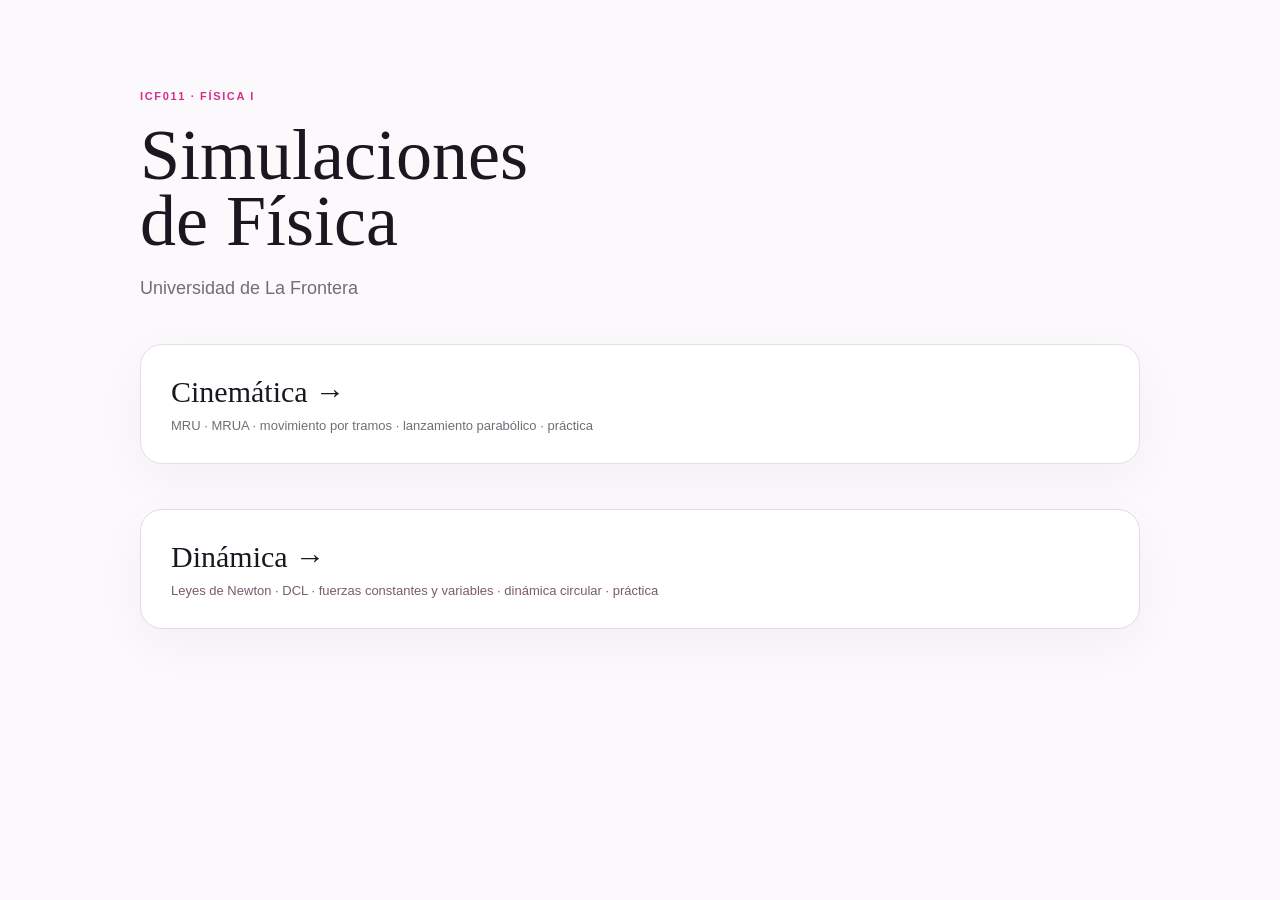
<file: index.html>
<!doctype html><html lang="es"><head><meta charset="utf-8"><meta name="viewport" content="width=device-width,initial-scale=1"><title>Simulaciones de Física UFRO</title><style>
body{margin:0;background:#fbf9fc;color:#1b1720;font-family:Arial,sans-serif}.wrap{max-width:1000px;margin:auto;padding:90px 24px}.ey{color:#d92d8a;font-size:11px;font-weight:700;letter-spacing:.15em}.hero{font-family:Georgia,serif;font-size:72px;font-weight:400;line-height:.92;margin:20px 0 24px}.muted{color:#746c77;font-size:18px}.card{display:block;margin-top:45px;padding:30px;border:1px solid #e5dee7;border-radius:22px;background:#fff;color:#1b1720;text-decoration:none;font:30px Georgia,serif;box-shadow:0 15px 50px #3d23490a}.card span{display:block;font:13px Arial;color:#746c77;margin-top:9px}.card:hover{transform:translateY(-2px)}@media(max-width:600px){.hero{font-size:52px}.wrap{padding:60px 18px}}.card.dynamic{border-color:#ead5e5}.card.dynamic span{color:#7a5b70}</style></head>
<body><main class="wrap"><div class="ey">ICF011 · FÍSICA I</div><h1 class="hero">Simulaciones<br>de Física</h1><p class="muted">Universidad de La Frontera</p><a class="card" href="movimiento/">Cinemática →<span>MRU · MRUA · movimiento por tramos · lanzamiento parabólico · práctica</span></a><a class="card dynamic" href="dinamica/">Dinámica →<span>Leyes de Newton · DCL · fuerzas constantes y variables · dinámica circular · práctica</span></a></main></body></html>
</file>
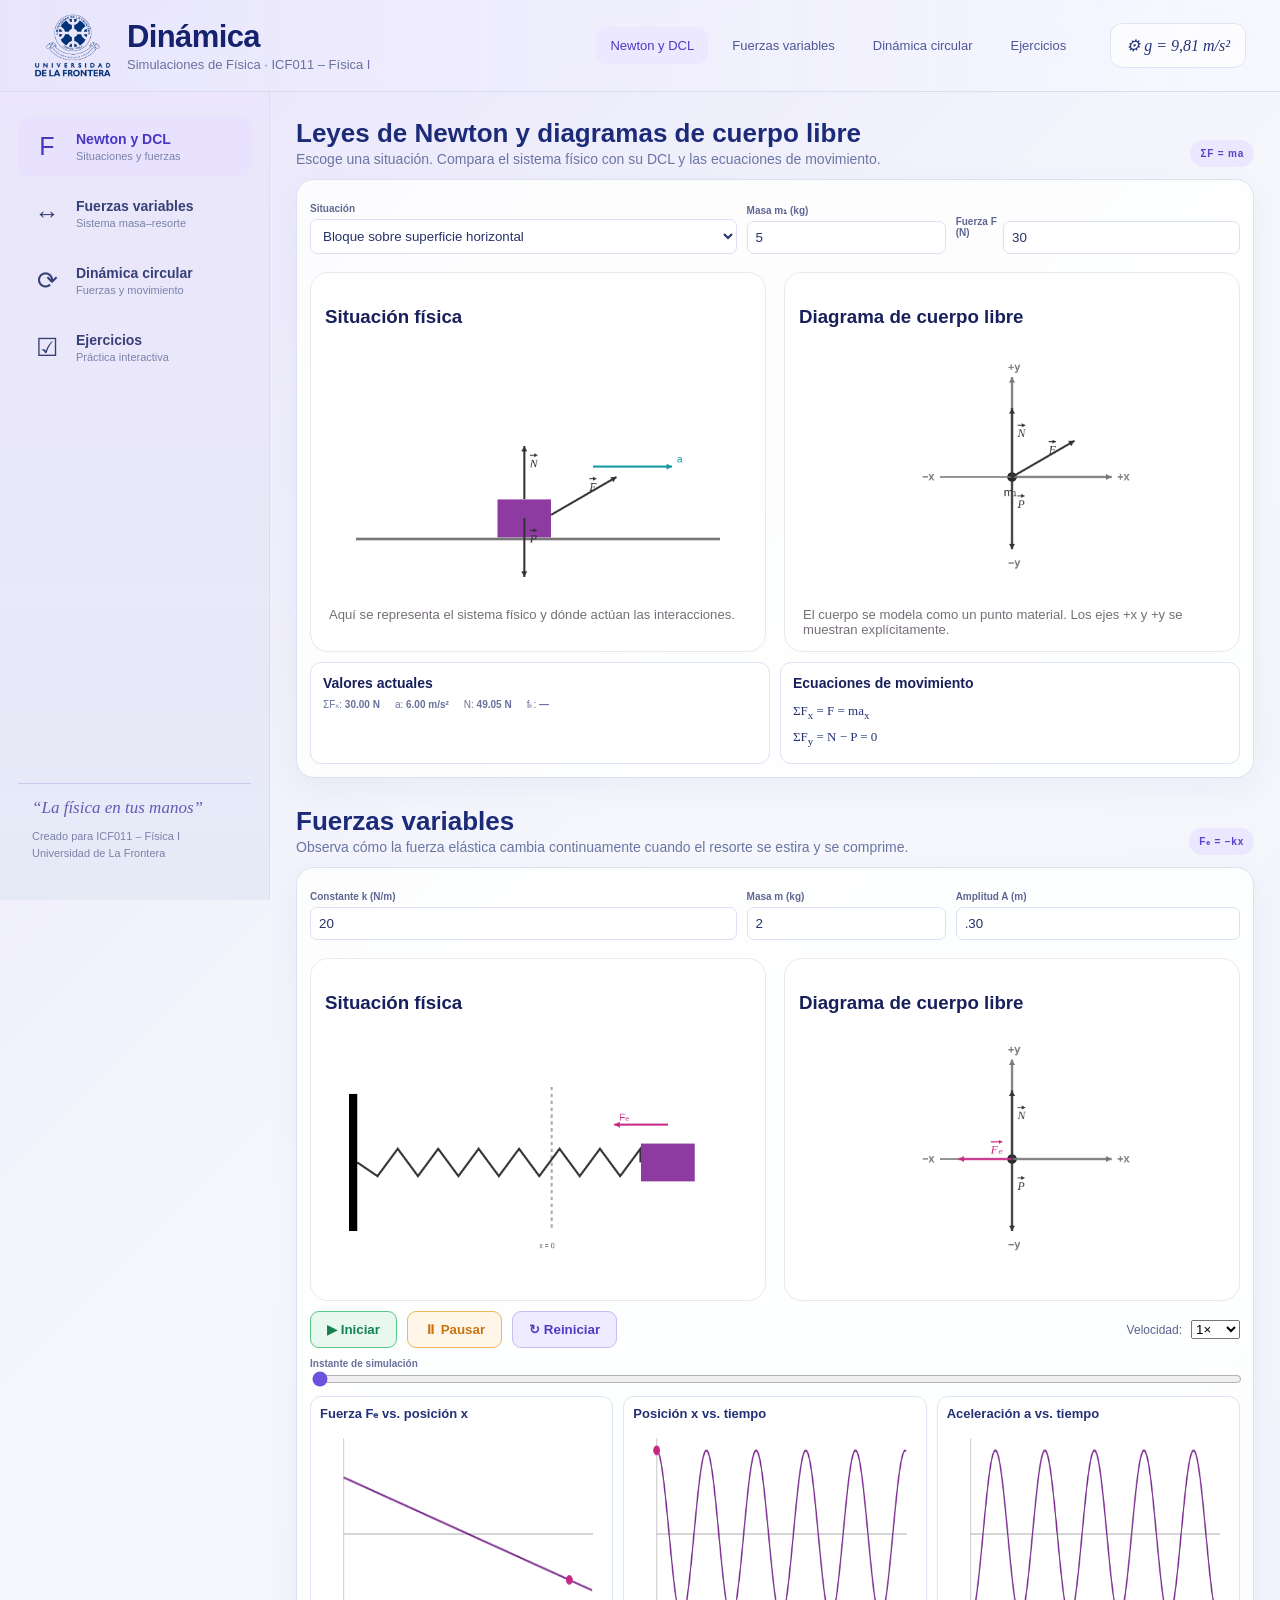
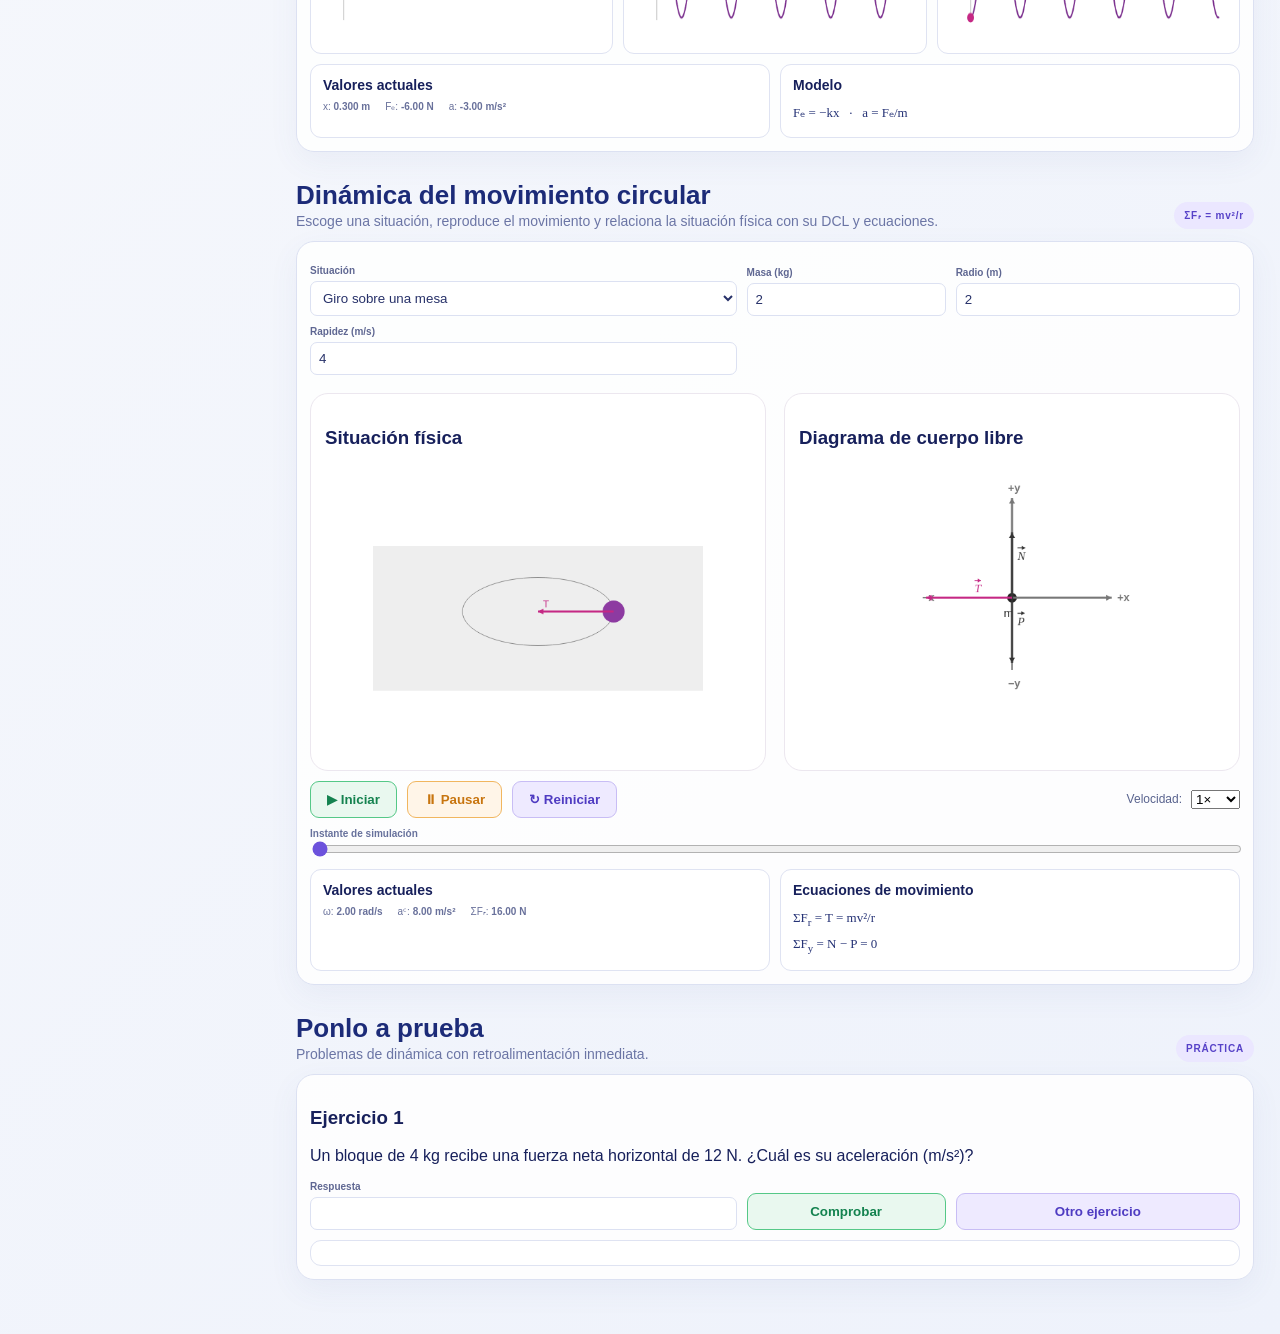
<file: dinamica/index.html>
<!doctype html><html lang="es"><head><meta charset="utf-8"><meta name="viewport" content="width=device-width,initial-scale=1"><title>Dinámica · Simulaciones de Física UFRO</title><link rel="stylesheet" href="style.css"></head><body>
<header class="app-top"><div class="brand-wrap"><img src="ufro_logo.png" class="ufro-logo"><div><a href="../" class="brand">Dinámica</a><div class="brand-sub">Simulaciones de Física · ICF011 – Física I</div></div></div><nav class="top-nav"><a href="#newton" class="active">Newton y DCL</a><a href="#variables">Fuerzas variables</a><a href="#circular">Dinámica circular</a><a href="#practica">Ejercicios</a></nav><div class="gravity">⚙ <span>g = 9,81 m/s²</span></div></header>
<div class="app-shell"><aside class="side"><a href="#newton" class="side-link active"><span class="ico">F</span><span><b>Newton y DCL</b><small>Situaciones y fuerzas</small></span></a><a href="#variables" class="side-link"><span class="ico">↔</span><span><b>Fuerzas variables</b><small>Sistema masa–resorte</small></span></a><a href="#circular" class="side-link"><span class="ico">⟳</span><span><b>Dinámica circular</b><small>Fuerzas y movimiento</small></span></a><a href="#practica" class="side-link"><span class="ico">☑</span><span><b>Ejercicios</b><small>Práctica interactiva</small></span></a><div class="side-quote">“La física en tus manos”<small>Creado para ICF011 – Física I<br>Universidad de La Frontera</small></div></aside>
<main class="content">
<section id="newton" class="dash-section"><div class="section-title"><div><h1>Leyes de Newton y diagramas de cuerpo libre</h1><p>Escoge una situación. Compara el sistema físico con su DCL y las ecuaciones de movimiento.</p></div><span class="tag">ΣF = ma</span></div><div class="sim-card">
<div class="scenario-row"><label>Situación<select id="situation"><option value="flat">Bloque sobre superficie horizontal</option><option value="angled">Fuerza aplicada en ángulo</option><option value="incline">Plano inclinado</option><option value="inclineFriction">Plano inclinado con roce</option><option value="two">Dos masas conectadas</option><option value="atwood">Máquina de Atwood</option><option value="tableHang">Masa sobre mesa + masa colgante</option><option value="knot">Masas colgantes con nudo</option><option value="stackNo">Una masa sobre otra · sin roce</option><option value="stackFriction">Una masa sobre otra · con roce</option></select></label><label>Masa m₁ (kg)<input id="m1" type="number" min="0.1" step="0.5" value="5"></label><label id="m2Wrap">Masa m₂ (kg)<input id="m2" type="number" min="0.1" step="0.5" value="3"></label><label id="m3Wrap">Masa m₃ (kg)<input id="m3" type="number" min="0.1" step="0.5" value="2"></label><label id="forceWrap">Fuerza F (N)<input id="force" type="number" step="1" value="30"></label><label id="angleWrap">Ángulo θ₁ (°)<input id="angle" type="number" min="0" max="80" value="30"></label><label id="angle2Wrap">Ángulo θ₂ (°)<input id="angle2" type="number" min="0" max="80" value="45"></label><label id="muWrap">Coef. de roce μ<input id="mu" type="number" min="0" step=".05" value=".20"></label></div>
<div class="dyn-pair"><article><h3>Situación física</h3><canvas id="scene" width="620" height="370"></canvas><p class="dyn-caption">Aquí se representa el sistema físico y dónde actúan las interacciones.</p></article><article><h3>Diagrama de cuerpo libre</h3><canvas id="dcl" width="620" height="370"></canvas><p class="dyn-caption">El cuerpo se modela como un punto material. Los ejes +x y +y se muestran explícitamente.</p></article></div>
<div class="bottom-info"><div class="current-values"><h3>Valores actuales</h3><div class="micro-values"><span>ΣFₓ: <b id="net">—</b></span><span>a: <b id="acc">—</b></span><span>N: <b id="normal">—</b></span><span>fₖ: <b id="fric">—</b></span></div></div><div class="observation"><h3>Ecuaciones de movimiento</h3><div id="equations" class="formula-line dyn-eq"></div></div></div></div></section>
<section id="variables" class="dash-section"><div class="section-title"><div><h2>Fuerzas variables</h2><p>Observa cómo la fuerza elástica cambia continuamente cuando el resorte se estira y se comprime.</p></div><span class="tag">Fₑ = −kx</span></div><div class="sim-card"><div class="scenario-row"><label>Constante k (N/m)<input id="k" type="number" min="1" step="1" value="20"></label><label>Masa m (kg)<input id="sm" type="number" min=".1" step=".5" value="2"></label><label>Amplitud A (m)<input id="amp" type="number" min=".05" max=".6" step=".05" value=".30"></label></div><div class="dyn-pair"><article><h3>Situación física</h3><canvas id="springScene" width="620" height="370"></canvas></article><article><h3>Diagrama de cuerpo libre</h3><canvas id="springDcl" width="620" height="370"></canvas></article></div><div class="playbar"><button id="sPlay" class="btn green">▶ Iniciar</button><button id="sPause" class="btn amber">⏸ Pausar</button><button id="sReset" class="btn violet">↻ Reiniciar</button><label class="speed-control">Velocidad:<select id="sSpeed"><option value=".5">0,5×</option><option value="1" selected>1×</option><option value="2">2×</option></select></label></div><label class="timeline">Instante de simulación<input id="sTime" type="range" min="0" max="10" step=".01" value="0"></label><div class="chart-grid three"><article><h3>Fuerza Fₑ vs. posición x</h3><canvas id="fxGraph" width="420" height="230"></canvas></article><article><h3>Posición x vs. tiempo</h3><canvas id="xtGraph" width="420" height="230"></canvas></article><article><h3>Aceleración a vs. tiempo</h3><canvas id="atGraph" width="420" height="230"></canvas></article></div><div class="bottom-info"><div class="current-values"><h3>Valores actuales</h3><div class="micro-values"><span>x: <b id="sx"></b></span><span>Fₑ: <b id="sforce"></b></span><span>a: <b id="sacc"></b></span></div></div><div class="observation"><h3>Modelo</h3><div class="formula-line dyn-eq">Fₑ = −kx &nbsp; · &nbsp; a = Fₑ/m</div></div></div></div></section>
<section id="circular" class="dash-section"><div class="section-title"><div><h2>Dinámica del movimiento circular</h2><p>Escoge una situación, reproduce el movimiento y relaciona la situación física con su DCL y ecuaciones.</p></div><span class="tag">ΣFᵣ = mv²/r</span></div><div class="sim-card">
<div class="scenario-row"><label>Situación<select id="circSituation"><option value="table">Giro sobre una mesa</option><option value="vertical">Movimiento circular vertical</option><option value="cone">Superficie cónica</option><option value="bankNo">Curva peraltada sin roce</option><option value="bankFric">Curva peraltada con roce</option></select></label><label>Masa (kg)<input id="cm" type="number" min=".1" step=".5" value="2"></label><label>Radio (m)<input id="radius" type="number" min=".5" step=".2" value="2"></label><label>Rapidez (m/s)<input id="speed" type="number" min="0" step=".5" value="4"></label><label id="bankAngleWrap">Ángulo θ (°)<input id="bankAngle" type="number" min="1" max="60" step="1" value="20"></label><label id="circMuWrap">μ<input id="circMu" type="number" min="0" max="1" step=".05" value=".30"></label></div>
<div class="dyn-pair"><article><h3>Situación física</h3><canvas id="circ" width="620" height="420"></canvas></article><article><h3>Diagrama de cuerpo libre</h3><canvas id="circDcl" width="620" height="420"></canvas></article></div><div class="time-pill circ-pill">t = <b id="ct">0,00</b> s</div>
<div class="playbar"><button id="cPlay" class="btn green">▶ Iniciar</button><button id="cPause" class="btn amber">⏸ Pausar</button><button id="cReset" class="btn violet">↻ Reiniciar</button><label class="speed-control">Velocidad:<select id="cSpeed"><option value=".5">0,5×</option><option value="1" selected>1×</option><option value="2">2×</option></select></label></div><label class="timeline">Instante de simulación<input id="cTime" type="range" min="0" max="10" step=".01" value="0"></label>
<div class="bottom-info"><div class="current-values"><h3>Valores actuales</h3><div class="micro-values"><span>ω: <b id="omega"></b></span><span>aᶜ: <b id="ac"></b></span><span>ΣFᵣ: <b id="fr"></b></span></div></div><div class="observation"><h3>Ecuaciones de movimiento</h3><div id="circEq" class="formula-line dyn-eq"></div></div></div></div></section>
<section id="practica" class="dash-section"><div class="section-title"><div><h2>Ponlo a prueba</h2><p>Problemas de dinámica con retroalimentación inmediata.</p></div><span class="tag">PRÁCTICA</span></div><div class="sim-card"><div id="question"></div><div class="scenario-row"><label>Respuesta<input id="answer" type="number" step="any"></label><button id="check" class="btn green">Comprobar</button><button id="next" class="btn violet">Otro ejercicio</button></div><div id="feedback" class="observation"></div></div></section>
</main></div><script src="app.js"></script></body></html>
</file>
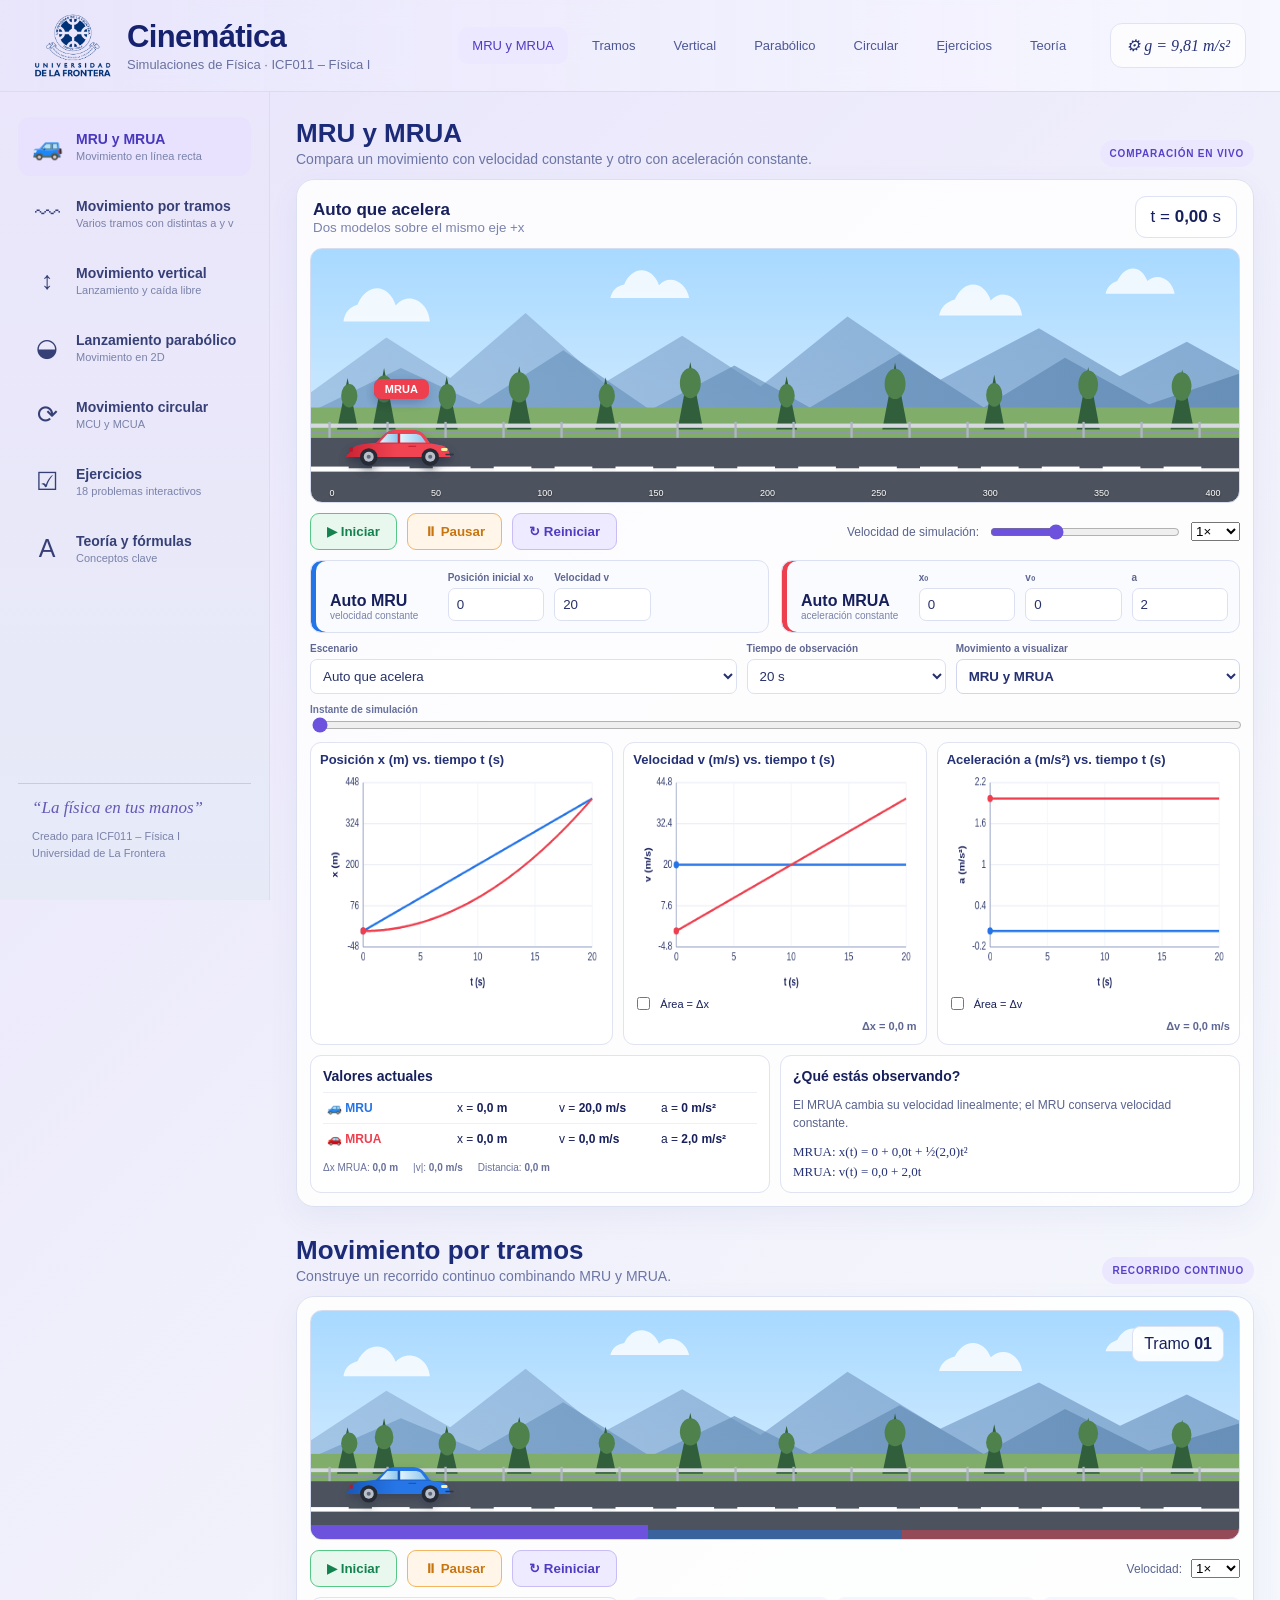
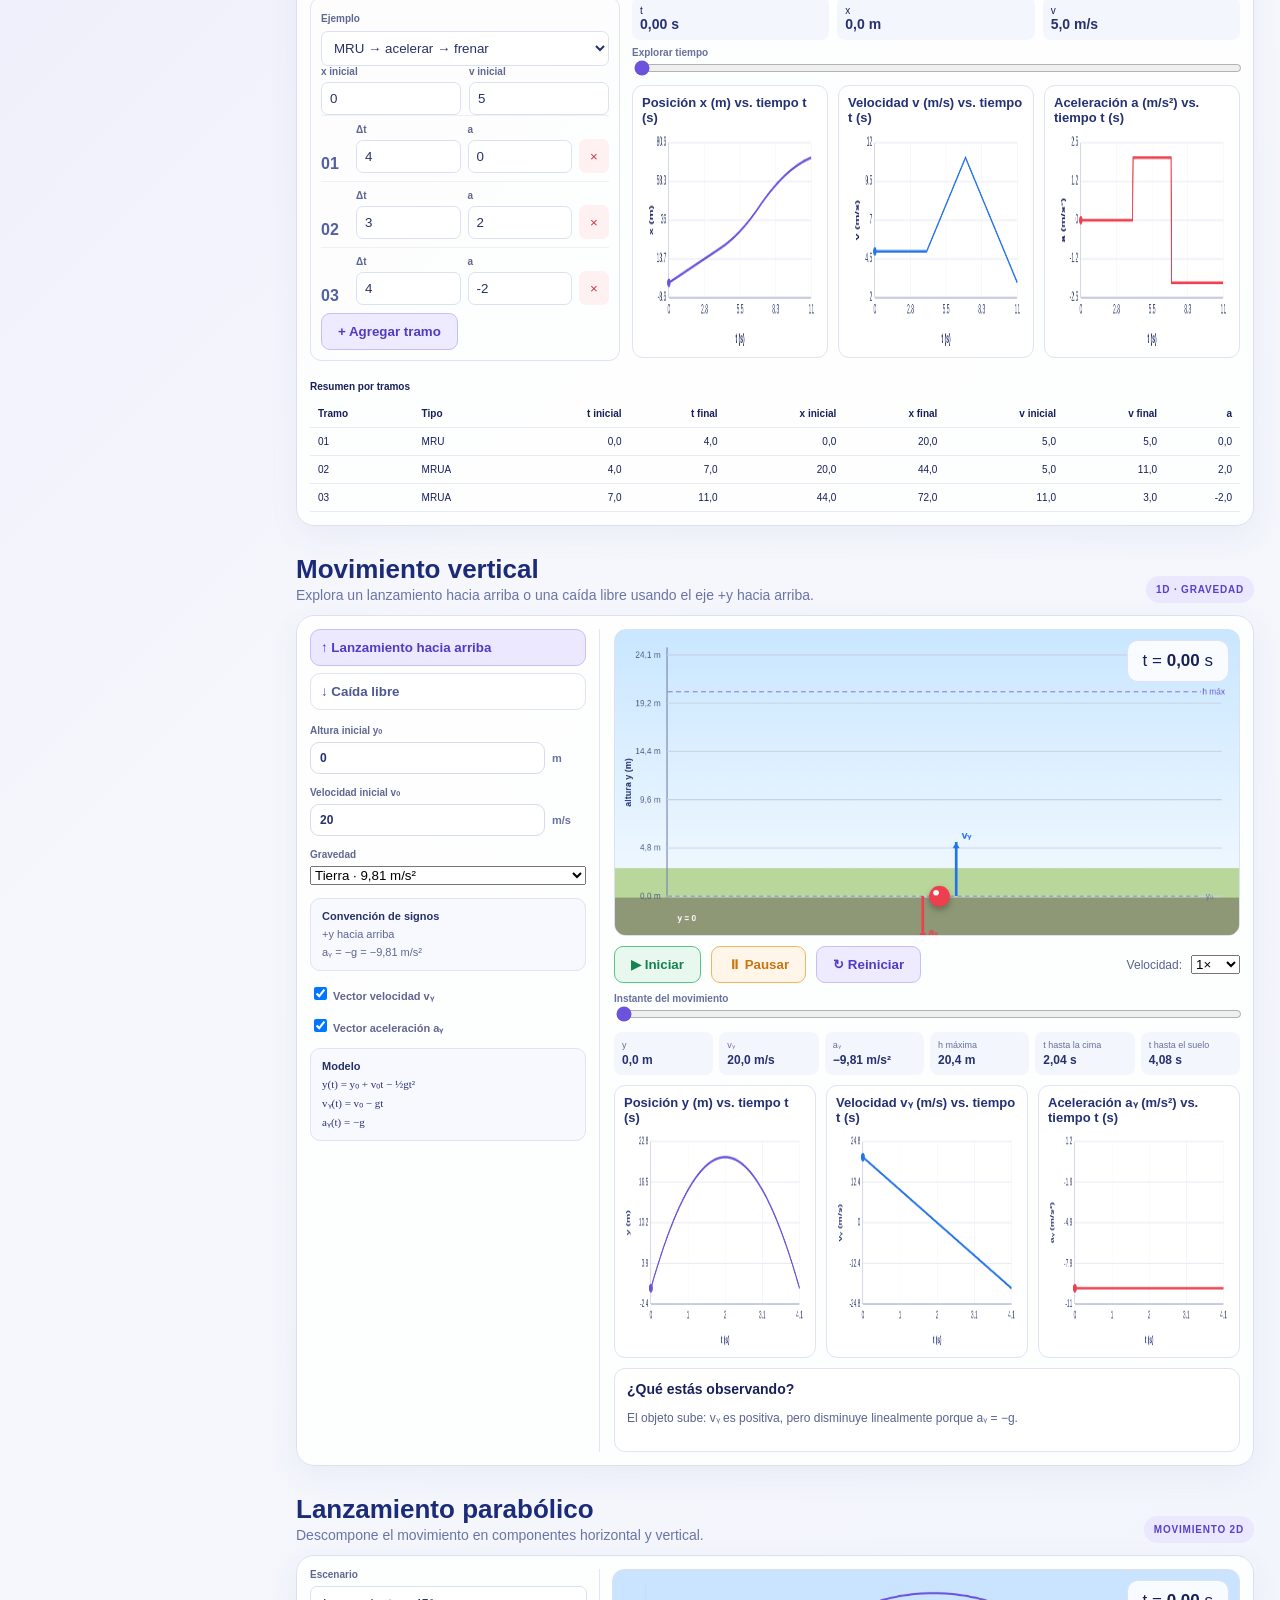
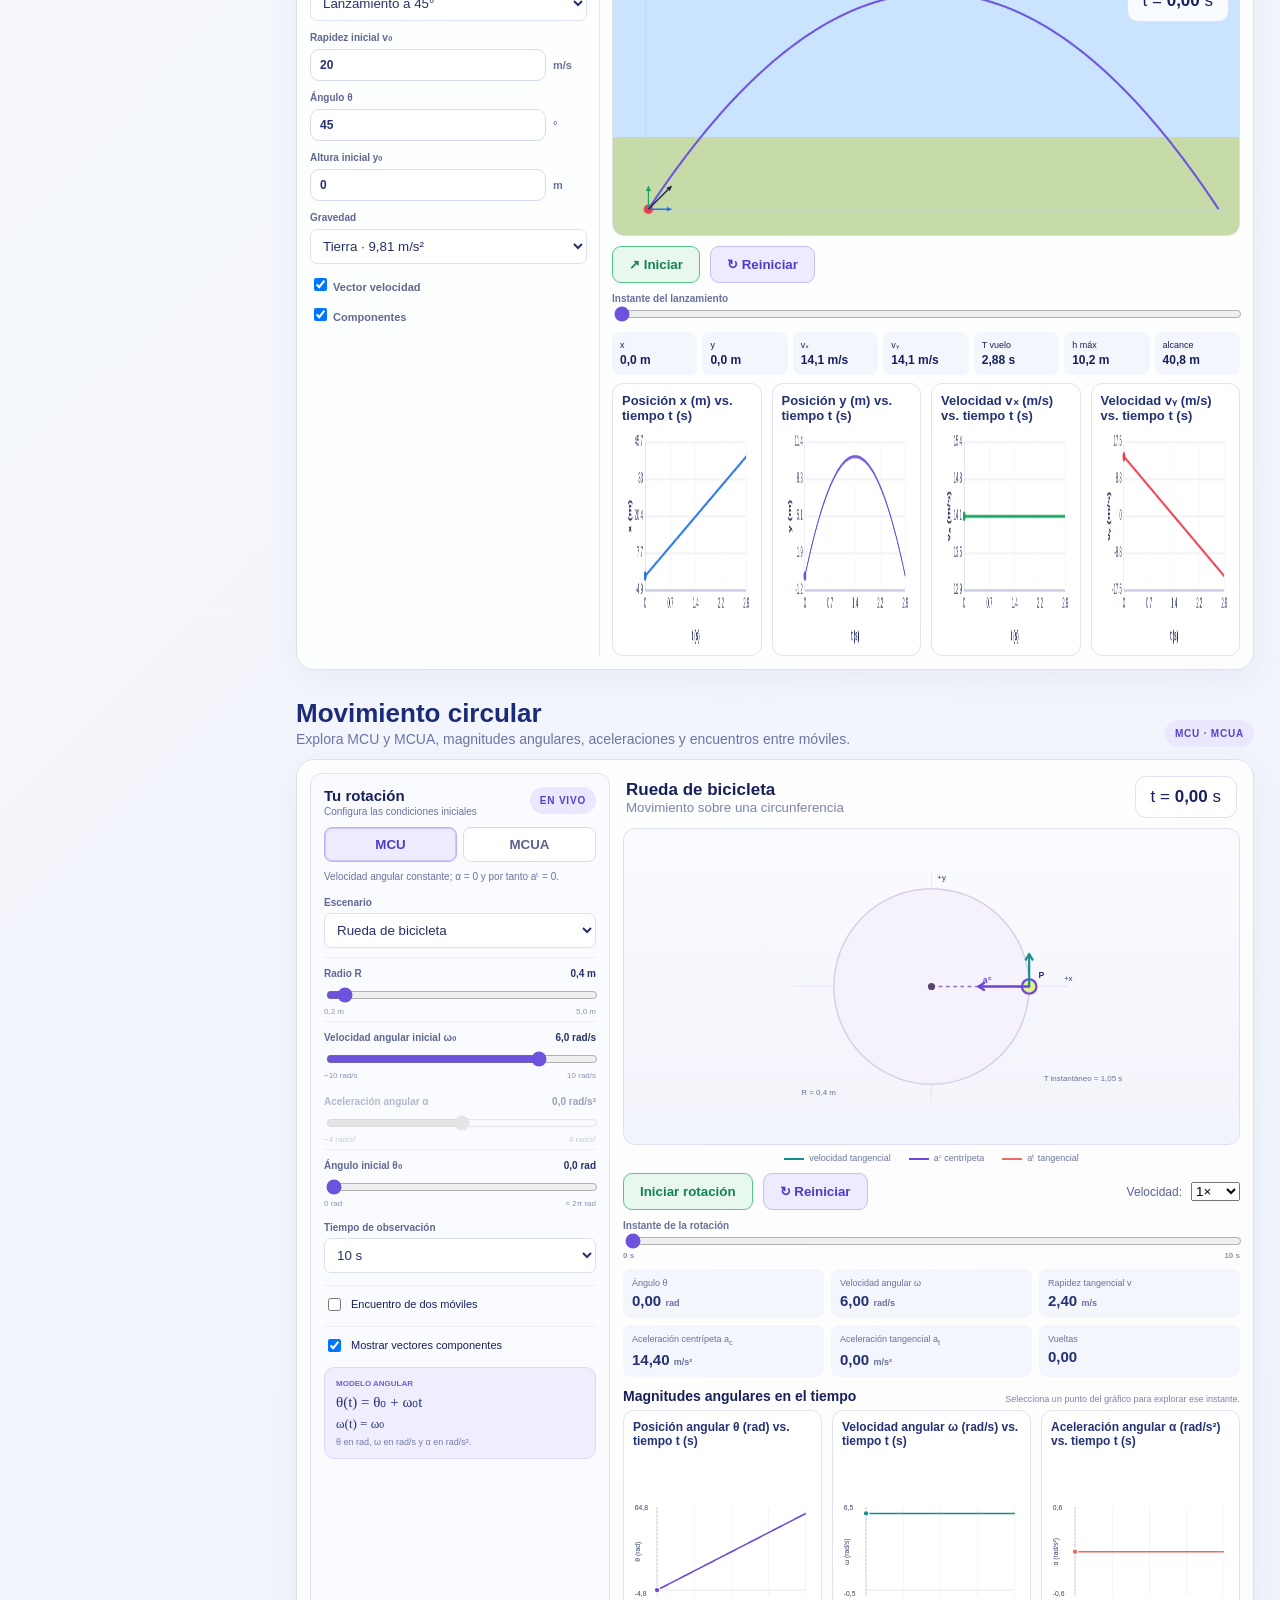
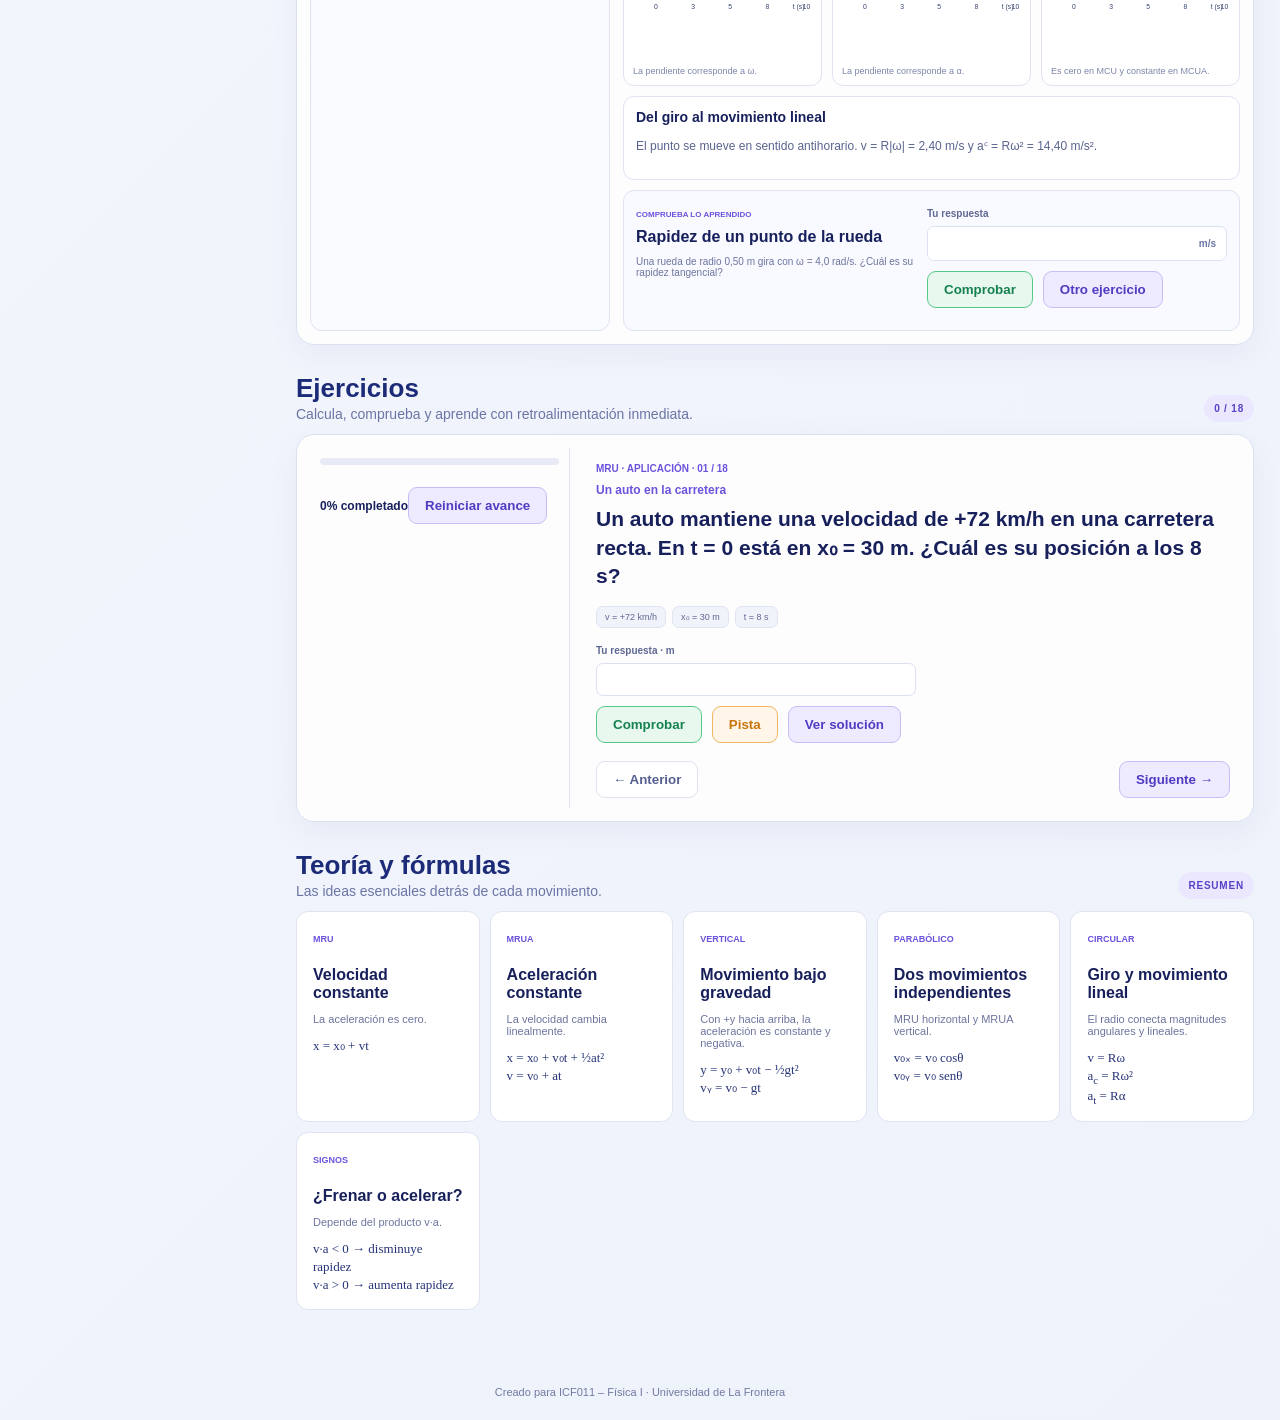
<file: movimiento/index.html>
<!doctype html>
<html lang="es">
<head>
<meta charset="utf-8"><meta name="viewport" content="width=device-width,initial-scale=1">
<title>Cinemática · Simulaciones de Física UFRO</title>
<link rel="stylesheet" href="style.css?v=7.1">
</head>
<body>
<header class="app-top">
  <div class="brand-wrap">
    <img src="assets/ufro_logo.png" alt="Universidad de La Frontera" class="ufro-logo">
    <div><a href="../" class="brand">Cinemática</a><div class="brand-sub">Simulaciones de Física · ICF011 – Física I</div></div>
  </div>
  <nav class="top-nav">
    <a href="#lab" class="active">MRU y MRUA</a>
    <a href="#tramos">Tramos</a>
    <a href="#vertical">Vertical</a>
    <a href="#parabolico">Parabólico</a>
    <a href="#circular">Circular</a>
    <a href="#practica">Ejercicios</a>
    <a href="#conceptos">Teoría</a>
  </nav>
  <div class="gravity">⚙ <span>g = 9,81 m/s²</span></div>
</header>

<div class="app-shell">
<aside class="side">
  <a href="#lab" class="side-link active"><span class="ico">🚙</span><span><b>MRU y MRUA</b><small>Movimiento en línea recta</small></span></a>
  <a href="#tramos" class="side-link"><span class="ico">〰</span><span><b>Movimiento por tramos</b><small>Varios tramos con distintas a y v</small></span></a>
  <a href="#vertical" class="side-link"><span class="ico">↕</span><span><b>Movimiento vertical</b><small>Lanzamiento y caída libre</small></span></a>
  <a href="#parabolico" class="side-link"><span class="ico">◒</span><span><b>Lanzamiento parabólico</b><small>Movimiento en 2D</small></span></a>
  <a href="#circular" class="side-link"><span class="ico">⟳</span><span><b>Movimiento circular</b><small>MCU y MCUA</small></span></a>
  <a href="#practica" class="side-link"><span class="ico">☑</span><span><b>Ejercicios</b><small>18 problemas interactivos</small></span></a>
  <a href="#conceptos" class="side-link"><span class="ico">A</span><span><b>Teoría y fórmulas</b><small>Conceptos clave</small></span></a>
  <div class="side-quote">“La física en tus manos”<small>Creado para ICF011 – Física I<br>Universidad de La Frontera</small></div>
</aside>

<main class="content">
<section id="lab" class="dash-section">
  <div class="section-title"><div><h1>MRU y MRUA</h1><p>Compara un movimiento con velocidad constante y otro con aceleración constante.</p></div><span class="tag">COMPARACIÓN EN VIVO</span></div>

  <div class="sim-card">
    <div class="sim-topline"><div><b id="sceneName">Auto que acelera</b><small>Dos modelos sobre el mismo eje +x</small></div><div class="time-pill">t = <b id="timeText">0,00</b> s</div></div>
    <div class="road-stage">
      <div class="mountains"></div><div class="tree-line"></div><div class="asphalt"></div><div class="road-dashes"></div>
      <img id="carCompare" src="assets/car.svg" class="car mru-car" alt="Auto MRU">
      <img id="carA" src="assets/car_red.svg" class="car mrua-car" alt="Auto MRUA">
      <img id="carB" src="assets/car.svg" class="car carB hidden" alt="Auto B">
      <div class="car-label label-mru">MRU</div><div class="car-label label-mrua">MRUA</div><div class="car-label bLabel hidden">Auto B</div>
      <div class="scale"><span>0</span><span>50</span><span>100</span><span>150</span><span>200</span><span>250</span><span>300</span><span>350</span><span>400</span></div>
    </div>

    <div class="playbar">
      <button id="play" class="btn green">▶ Iniciar</button>
      <button id="pause" class="btn amber">⏸ Pausar</button>
      <button id="reset" class="btn violet">↻ Reiniciar</button>
      <label class="speed-control">Velocidad de simulación:
        <input id="speedRange" type="range" min=".5" max="2" step=".5" value="1">
        <select id="speedSelect"><option value=".5">0,5×</option><option value="1" selected>1×</option><option value="2">2×</option></select>
      </label>
    </div>

    <div class="model-controls">
      <div class="model-box blue">
        <div class="model-head"><span class="bar"></span><div><b>Auto MRU</b><small>velocidad constante</small></div></div>
        <label>Posición inicial x₀ <input id="mruX0" type="number" value="0"></label>
        <label>Velocidad v <input id="mruV" type="number" value="20" step=".5"></label>
      </div>
      <div class="model-box red">
        <div class="model-head"><span class="bar"></span><div><b>Auto MRUA</b><small>aceleración constante</small></div></div>
        <label>x₀ <input id="x0" type="number" value="0"></label>
        <label>v₀ <input id="v0" type="number" value="0" step=".5"></label>
        <label>a <input id="acc" type="number" value="2" step=".1"></label>
      </div>
    </div>

    <div class="scenario-row">
      <label>Escenario<select id="scenario"><option value="accelerate">Auto que acelera</option><option value="constant">Velocidad constante</option><option value="brake">Frenado hasta detenerse</option><option value="reverse">Cambio de sentido</option><option value="meet">Encuentro de dos autos</option><option value="free">Experimento libre</option></select></label>
      <label>Tiempo de observación<select id="tmax"><option value="5">5 s</option><option value="10">10 s</option><option value="15">15 s</option><option value="20" selected>20 s</option></select></label>
      <label>Movimiento a visualizar
<select id="viewMode">
  <option value="both" selected>MRU y MRUA</option>
  <option value="mru">Solo MRU</option>
  <option value="mrua">Solo MRUA</option>
</select>
</label>
      <div id="meetControls" class="meet-controls hidden"><label>Auto B x₀<input id="bx0" type="number" value="80"></label><label>Auto B v<input id="bv0" type="number" value="-5" step=".5"></label><span id="bxLabel" hidden></span><span id="bvLabel" hidden></span></div>
    </div>

    <label class="timeline">Instante de simulación<input id="timeSlider" type="range" min="0" max="20" step=".01" value="0"></label>
    <div class="chart-grid three">
      <article><h3>Posición x (m) vs. tiempo t (s)</h3><canvas id="xGraph" width="420" height="245"></canvas></article>
      <article><h3>Velocidad v (m/s) vs. tiempo t (s)</h3><canvas id="vGraph" width="420" height="245"></canvas><label class="switchrow compact"><input id="showArea" type="checkbox"> Área = Δx</label>
<div id="deltaXReadout" class="area-readout">Δx = 0,0 m</div>
</article>
      <article><h3>Aceleración a (m/s²) vs. tiempo t (s)</h3>
<canvas id="aGraph" width="420" height="245"></canvas>
<label class="switchrow compact"><input id="showDeltaV" type="checkbox"> Área = Δv</label>
<div id="deltaVReadout" class="area-readout">Δv = 0,0 m/s</div>
</article>
    </div>

    <div class="bottom-info">
      <div class="current-values">
        <h3>Valores actuales</h3>
        <div class="value-row blue"><b>🚙 MRU</b><span>x = <strong id="mruStatX">0,0 m</strong></span><span>v = <strong id="mruStatV">20,0 m/s</strong></span><span>a = <strong>0 m/s²</strong></span></div>
        <div class="value-row red"><b>🚗 MRUA</b><span>x = <strong id="statX">0,0 m</strong></span><span>v = <strong id="statV">0,0 m/s</strong></span><span>a = <strong id="statA">2,0 m/s²</strong></span></div>
        <div class="micro-values"><span>Δx MRUA: <b id="statD"></b></span><span>|v|: <b id="speedVal"></b></span><span>Distancia: <b id="distanceVal"></b></span></div>
      </div>
      <div class="observation"><h3>¿Qué estás observando?</h3><p id="insightText">El MRU mantiene su velocidad; el MRUA cambia su velocidad linealmente.</p><div class="formula-line"><span id="eqx"></span><span id="eqv"></span></div></div>
    </div>
  </div>
</section>

<section id="tramos" class="dash-section">
  <div class="section-title"><div><h2>Movimiento por tramos</h2><p>Construye un recorrido continuo combinando MRU y MRUA.</p></div><span class="tag">RECORRIDO CONTINUO</span></div>
  <div class="sim-card">
    <div class="segment-stage">
      <div class="mountains"></div><div class="tree-line"></div><div class="asphalt"></div><div class="road-dashes"></div>
      <img id="segCar" src="assets/car.svg" class="car" alt="Auto por tramos">
      <div id="segmentBands" class="segment-bands"></div>
      <div class="seg-badge">Tramo <b id="segCurrent">01</b></div>
    </div>
    <div class="playbar">
      <button id="playSegments" class="btn green">▶ Iniciar</button><button id="pauseSegments" class="btn amber">⏸ Pausar</button><button id="resetSegments" class="btn violet">↻ Reiniciar</button>
      <label class="speed-control">Velocidad:<select id="segSpeed"><option value=".5">0,5×</option><option value="1" selected>1×</option><option value="2">2×</option></select></label>
    </div>
    <div class="tramos-layout">
      <div class="segment-editor">
        <label>Ejemplo<select id="segmentPreset"><option value="mixed">MRU → acelerar → frenar</option><option value="traffic">Tráfico urbano</option><option value="turn">Cambio de sentido</option></select></label>
        <div class="mini-grid"><label>x inicial<input id="segX0" type="number" value="0"></label><label>v inicial<input id="segV0" type="number" value="5"></label></div>
        <div id="segmentList"></div>
        <button id="addSegment" class="btn violet">+ Agregar tramo</button>
      </div>
      <div class="tramos-main">
        <div class="seg-current"><span>t <b id="segNow">0,00 s</b></span><span>x <b id="segPos">0,0 m</b></span><span>v <b id="segVel">5,0 m/s</b></span></div>
        <label class="timeline">Explorar tiempo<input id="segTime" type="range" min="0" step=".01" value="0"></label>
        <div class="chart-grid three"><article><h3>Posición x (m) vs. tiempo t (s)</h3><canvas id="segXGraph" width="420" height="210"></canvas></article><article><h3>Velocidad v (m/s) vs. tiempo t (s)</h3><canvas id="segVGraph" width="420" height="210"></canvas></article><article><h3>Aceleración a (m/s²) vs. tiempo t (s)</h3><canvas id="segAGraph" width="420" height="210"></canvas></article></div>
      </div>
    </div>
    <div class="tablewrap"><table><caption>Resumen por tramos</caption><thead><tr><th>Tramo</th><th>Tipo</th><th>t inicial</th><th>t final</th><th>x inicial</th><th>x final</th><th>v inicial</th><th>v final</th><th>a</th></tr></thead><tbody id="segmentTable"></tbody></table></div>
  </div>
</section>


<section id="vertical" class="dash-section">
  <div class="section-title">
    <div>
      <h2>Movimiento vertical</h2>
      <p>Explora un lanzamiento hacia arriba o una caída libre usando el eje +y hacia arriba.</p>
    </div>
    <span class="tag">1D · GRAVEDAD</span>
  </div>

  <div class="sim-card vertical-grid">
    <aside class="vertical-controls">
      <div class="vertical-mode">
        <button id="vertUpMode" class="selected" type="button">↑ Lanzamiento hacia arriba</button>
        <button id="vertFallMode" type="button">↓ Caída libre</button>
      </div>

      <label>Altura inicial y₀
        <span class="number-with-unit"><input id="vertY0" type="number" min="0" max="500" step=".5" value="0"><em>m</em></span>
      </label>

      <label id="vertV0Control">Velocidad inicial v₀
        <span class="number-with-unit"><input id="vertV0" type="number" min="0" max="100" step=".5" value="20"><em>m/s</em></span>
      </label>

      <label>Gravedad
        <select id="vertGravity">
          <option value="9.81" selected>Tierra · 9,81 m/s²</option>
          <option value="3.71">Marte · 3,71 m/s²</option>
          <option value="1.62">Luna · 1,62 m/s²</option>
        </select>
      </label>

      <div class="vertical-sign">
        <b>Convención de signos</b>
        <span>+y hacia arriba</span>
        <span id="vertGravityText">aᵧ = −g = −9,81 m/s²</span>
      </div>

      <label class="switchrow"><input id="vertShowV" type="checkbox" checked> Vector velocidad vᵧ</label>
      <label class="switchrow"><input id="vertShowA" type="checkbox" checked> Vector aceleración aᵧ</label>

      <div class="vertical-equations">
        <b>Modelo</b>
        <span>y(t) = y₀ + v₀t − ½gt²</span>
        <span>vᵧ(t) = v₀ − gt</span>
        <span>aᵧ(t) = −g</span>
      </div>
    </aside>

    <div class="vertical-main">
      <div class="vertical-stage">
        <canvas id="verticalCanvas" width="900" height="440"></canvas>
        <div class="time-pill vertical-pill">t = <b id="vertTimeText">0,00</b> s</div>
      </div>

      <div class="playbar">
        <button id="vertPlay" class="btn green">▶ Iniciar</button>
        <button id="vertPause" class="btn amber">⏸ Pausar</button>
        <button id="vertReset" class="btn violet">↻ Reiniciar</button>
        <label class="speed-control">Velocidad:
          <select id="vertSpeed"><option value=".5">0,5×</option><option value="1" selected>1×</option><option value="2">2×</option></select>
        </label>
      </div>

      <label class="timeline">Instante del movimiento
        <input id="vertTime" type="range" min="0" max="4.08" step=".01" value="0">
      </label>

      <div class="vertical-stats">
        <span>y <b id="vertY">0,0 m</b></span>
        <span>vᵧ <b id="vertVy">20,0 m/s</b></span>
        <span>aᵧ <b id="vertAy">−9,81 m/s²</b></span>
        <span>h máxima <b id="vertHmax">20,4 m</b></span>
        <span>t hasta la cima <b id="vertTapex">2,04 s</b></span>
        <span>t hasta el suelo <b id="vertFlight">4,08 s</b></span>
      </div>

      <div class="chart-grid three vertical-charts">
        <article><h3>Posición y (m) vs. tiempo t (s)</h3><canvas id="vertYGraph" width="420" height="230"></canvas></article>
        <article><h3>Velocidad vᵧ (m/s) vs. tiempo t (s)</h3><canvas id="vertVGraph" width="420" height="230"></canvas></article>
        <article><h3>Aceleración aᵧ (m/s²) vs. tiempo t (s)</h3><canvas id="vertAGraph" width="420" height="230"></canvas></article>
      </div>

      <div class="observation vertical-observation">
        <h3>¿Qué estás observando?</h3>
        <p id="vertObservation">Mientras el objeto sube, vᵧ es positiva y disminuye porque la aceleración apunta hacia abajo.</p>
      </div>
    </div>
  </div>
</section>

<section id="parabolico" class="dash-section">
  <div class="section-title"><div><h2>Lanzamiento parabólico</h2><p>Descompone el movimiento en componentes horizontal y vertical.</p></div><span class="tag">MOVIMIENTO 2D</span></div>
  <div class="sim-card parab-grid">
    <div class="proj-controls">
      <label>Escenario<select id="projPreset"><option value="angle">Lanzamiento a 45°</option><option value="high">Lanzamiento alto</option><option value="horizontal">Lanzamiento horizontal</option><option value="low">Ángulo bajo</option><option value="free">Experimento libre</option></select></label>
      <label>Rapidez inicial v₀ <span class="number-with-unit"><input id="pv0" type="number" min="0" max="150" step=".5" value="20"><em>m/s</em></span></label>
      <label>Ángulo θ <span class="number-with-unit"><input id="theta" type="number" min="0" max="90" step="1" value="45"><em>°</em></span></label>
      <label>Altura inicial y₀ <span class="number-with-unit"><input id="py0" type="number" min="0" max="500" step=".5" value="0"><em>m</em></span></label>
      <label>Gravedad
        <select id="projGravity">
          <option value="9.81" selected>Tierra · 9,81 m/s²</option>
          <option value="3.71">Marte · 3,71 m/s²</option>
          <option value="1.62">Luna · 1,62 m/s²</option>
        </select>
      </label>
      <label class="switchrow"><input id="showVelocity" type="checkbox" checked> Vector velocidad</label>
      <label class="switchrow"><input id="showComponents" type="checkbox" checked> Componentes</label>
    </div>
    <div>
      <div class="projectile-box"><canvas id="projectileCanvas" width="920" height="390"></canvas><div class="time-pill proj-pill">t = <b id="projTimeText">0,00</b> s</div></div>
      <div class="playbar"><button id="launchBtn" class="btn green">↗ Iniciar</button><button id="projReset" class="btn violet">↻ Reiniciar</button></div>
      <label class="timeline">Instante del lanzamiento<input id="projTime" type="range" min="0" step=".01" value="0"></label>
      <div class="proj-stats"><span>x <b id="projX"></b></span><span>y <b id="projY"></b></span><span>vₓ <b id="projVx"></b></span><span>vᵧ <b id="projVy"></b></span><span>T vuelo <b id="flight"></b></span><span>h máx <b id="maxHeight"></b></span><span>alcance <b id="range"></b></span></div><span id="flightLimit" hidden></span>
      <div class="chart-grid four"><article><h3>Posición x (m) vs. tiempo t (s)</h3><canvas id="pgx" width="360" height="190"></canvas></article><article><h3>Posición y (m) vs. tiempo t (s)</h3><canvas id="pgy" width="360" height="190"></canvas></article><article><h3>Velocidad vₓ (m/s) vs. tiempo t (s)</h3><canvas id="pgvx" width="360" height="190"></canvas></article><article><h3>Velocidad vᵧ (m/s) vs. tiempo t (s)</h3><canvas id="pgvy" width="360" height="190"></canvas></article></div>
    </div>
  </div>
</section>


<section id="circular" class="dash-section">
  <div class="section-title">
    <div>
      <h2>Movimiento circular</h2>
      <p>Explora MCU y MCUA, magnitudes angulares, aceleraciones y encuentros entre móviles.</p>
    </div>
    <span class="tag">MCU · MCUA</span>
  </div>

  <div class="sim-card circular-v6">
    <div class="circular-layout">
      <aside class="circular-panel">
        <div class="c-head">
          <div><b>Tu rotación</b><small>Configura las condiciones iniciales</small></div>
          <span class="tag">EN VIVO</span>
        </div>

        <div class="c-mode-switch">
          <button id="c-mode-mcu" class="selected" aria-pressed="true">MCU</button>
          <button id="c-mode-mcua" aria-pressed="false">MCUA</button>
        </div>
        <p id="c-mode-description" class="c-help">Velocidad angular constante; aceleración angular nula.</p>

        <label class="c-field">Escenario
          <select id="c-preset">
            <option value="wheel">Rueda de bicicleta</option>
            <option value="fan">Ventilador</option>
            <option value="centrifuge">Centrifugadora</option>
            <option value="curve">Automóvil en una curva</option>
            <option value="custom">Experimento libre</option>
          </select>
        </label>

        <div class="c-param">
          <div><label for="c-radius">Radio R</label><b id="c-radius-value">1,0 m</b></div>
          <input id="c-radius" type="range" min="0.2" max="5" step="0.1" value="1">
          <small><span>0,2 m</span><span>5,0 m</span></small>
        </div>

        <div class="c-param">
          <div><label for="c-omega">Velocidad angular inicial ω₀</label><b id="c-omega-value">2,0 rad/s</b></div>
          <input id="c-omega" type="range" min="-10" max="10" step="0.2" value="2">
          <small><span>−10 rad/s</span><span>10 rad/s</span></small>
        </div>

        <div class="c-param" id="c-alpha-control">
          <div><label for="c-alpha">Aceleración angular α</label><b id="c-alpha-value">0,0 rad/s²</b></div>
          <input id="c-alpha" type="range" min="-4" max="4" step="0.1" value="0">
          <small><span>−4 rad/s²</span><span>4 rad/s²</span></small>
        </div>

        <div class="c-param">
          <div><label for="c-theta">Ángulo inicial θ₀</label><b id="c-theta-value">0,0 rad</b></div>
          <input id="c-theta" type="range" min="0" max="6.2" step="0.1" value="0">
          <small><span>0 rad</span><span>≈ 2π rad</span></small>
        </div>

        <label class="c-field">Tiempo de observación
          <select id="c-duration">
            <option value="5">5 s</option>
            <option value="10" selected>10 s</option>
            <option value="15">15 s</option>
            <option value="20">20 s</option>
          </select>
        </label>

        <label class="switchrow c-check"><input type="checkbox" id="c-encounter"> Encuentro de dos móviles</label>

        <fieldset id="c-mobile-b" class="c-mobile-b" hidden>
          <legend>Móvil B</legend>
          <label>Radio Rᵦ (m)<input id="c-radius-b" type="number" min="0.2" max="5" step="0.1" value="1"></label>
          <label>Ángulo inicial θ₀ᵦ (rad)<input id="c-theta-b" type="number" min="-12.6" max="12.6" step="0.1" value="3.14"></label>
          <label>Velocidad angular ω₀ᵦ (rad/s)<input id="c-omega-b" type="number" min="-10" max="10" step="0.2" value="1"></label>
          <label id="c-alpha-b-row">Aceleración angular αᵦ (rad/s²)<input id="c-alpha-b" type="number" min="-4" max="4" step="0.1" value="0"></label>
        </fieldset>

        <label class="switchrow c-check"><input type="checkbox" id="c-vectors" checked> Mostrar vectores componentes</label>

        <div class="c-formula">
          <small>MODELO ANGULAR</small>
          <b id="c-equation">θ(t) = θ₀ + ω₀t</b>
          <span id="c-omega-equation">ω(t) = ω₀</span>
          <em>θ en rad, ω en rad/s y α en rad/s².</em>
        </div>
      </aside>

      <div class="circular-main">
        <div class="sim-topline">
          <div><b id="c-scene-title">Rueda de bicicleta</b><small>Movimiento sobre una circunferencia</small></div>
          <div class="time-pill">t = <b id="c-clock">0,00</b> s</div>
        </div>

        <div class="c-scene-wrap">
          <svg id="c-scene" viewBox="0 0 850 390" role="img" aria-label="Partícula moviéndose sobre una circunferencia con vectores velocidad y aceleración"></svg>
        </div>

        <div class="c-vector-legend">
          <span><i class="c-line velocity"></i>velocidad tangencial</span>
          <span><i class="c-line centripetal"></i>aᶜ centrípeta</span>
          <span><i class="c-line tangential"></i>aᵗ tangencial</span>
        </div>
        <div id="c-meeting-summary" class="c-meeting-summary" hidden></div>

        <div class="playbar">
          <button id="c-play" class="btn green">▶ Iniciar rotación</button>
          <button id="c-reset" class="btn violet">↻ Reiniciar</button>
          <label class="speed-control">Velocidad:
            <select id="c-speed">
              <option value="0.5">0,5×</option>
              <option value="1" selected>1×</option>
              <option value="2">2×</option>
            </select>
          </label>
        </div>

        <label class="timeline">Instante de la rotación
          <input id="c-time" type="range" min="0" max="10" step="0.01" value="0">
          <span class="c-time-scale"><span>0 s</span><span id="c-time-end">10 s</span></span>
        </label>

        <div class="c-metrics-v6">
          <span>Ángulo θ<b id="c-metric-theta">0,0 <small>rad</small></b></span>
          <span>Velocidad angular ω<b id="c-metric-omega">2,0 <small>rad/s</small></b></span>
          <span>Rapidez tangencial v<b id="c-metric-v">2,0 <small>m/s</small></b></span>
          <span>Aceleración centrípeta a<sub>c</sub><b id="c-metric-ac">4,0 <small>m/s²</small></b></span>
          <span>Aceleración tangencial a<sub>t</sub><b id="c-metric-at">0,0 <small>m/s²</small></b></span>
          <span>Vueltas<b id="c-metric-turns">0,00</b></span>
        </div>

        <div class="c-charts-heading">
          <h3>Magnitudes angulares en el tiempo</h3>
          <small>Selecciona un punto del gráfico para explorar ese instante.</small>
        </div>

        <div class="c-charts-v6">
          <article>
            <h3>Posición angular θ (rad) vs. tiempo t (s)</h3>
            <svg id="c-chart-theta" viewBox="0 0 290 185" role="img" aria-label="Posición angular en función del tiempo"></svg>
            <p>La pendiente corresponde a ω.</p>
          </article>
          <article>
            <h3>Velocidad angular ω (rad/s) vs. tiempo t (s)</h3>
            <svg id="c-chart-omega" viewBox="0 0 290 185" role="img" aria-label="Velocidad angular en función del tiempo"></svg>
            <p>La pendiente corresponde a α.</p>
          </article>
          <article>
            <h3>Aceleración angular α (rad/s²) vs. tiempo t (s)</h3>
            <svg id="c-chart-alpha" viewBox="0 0 290 185" role="img" aria-label="Aceleración angular en función del tiempo"></svg>
            <p>Es cero en MCU y constante en MCUA.</p>
          </article>
        </div>

        <div class="observation c-observation-v6">
          <h3>Del giro al movimiento lineal</h3>
          <p id="c-observation-text"></p>
        </div>

        <div class="c-practice-v6">
          <div>
            <small>COMPRUEBA LO APRENDIDO</small>
            <h3 id="c-question"></h3>
            <p id="c-question-data"></p>
          </div>
          <div class="c-answer-v6">
            <label>Tu respuesta
              <span><input id="c-answer-input" type="number" step="any"><b id="c-answer-unit"></b></span>
            </label>
            <div class="playbar">
              <button id="c-check" class="btn green">Comprobar</button>
              <button id="c-next" class="btn violet">Otro ejercicio</button>
            </div>
          </div>
          <p id="c-feedback" class="c-feedback-v6" hidden></p>
        </div>
      </div>
    </div>
  </div>
</section>

<section id="practica" class="dash-section">
  <div class="section-title"><div><h2>Ejercicios</h2><p>Calcula, comprueba y aprende con retroalimentación inmediata.</p></div><span class="tag"><span id="solvedCount">0</span> / 18</span></div>
  <div class="practice-card">
    <div class="practice-progress"><div class="progress"><i id="progressFill"></i></div><b><span id="progressPct">0%</span> completado</b><button id="clearProgress" class="btn violet">Reiniciar avance</button></div>
    <div class="exercise">
      <small id="exerciseMeta"></small>
      <h4 id="exerciseTitle"></h4>
      <h3 id="question"></h3>
      <div id="exerciseData" class="exercise-data"></div>
      <label id="numericAnswer">Tu respuesta · <span id="unit"></span><input id="answer" type="number" step="any"></label>
      <div id="choices" class="choice-list hidden"></div>
      <div class="playbar"><button id="check" class="btn green">Comprobar</button><button id="hint" class="btn amber">Pista</button><button id="solution" class="btn violet">Ver solución</button></div>
      <div id="feedback"></div>
      <div class="exercise-nav"><button id="prev" class="btn ghost">← Anterior</button><button id="next" class="btn violet">Siguiente →</button></div>
    </div>
  </div>
</section>

<section id="conceptos" class="dash-section">
  <div class="section-title"><div><h2>Teoría y fórmulas</h2><p>Las ideas esenciales detrás de cada movimiento.</p></div><span class="tag">RESUMEN</span></div>
  <div class="theory-grid">
    <article><span>MRU</span><h3>Velocidad constante</h3><p>La aceleración es cero.</p><b>x = x₀ + vt</b></article>
    <article><span>MRUA</span><h3>Aceleración constante</h3><p>La velocidad cambia linealmente.</p><b>x = x₀ + v₀t + ½at²<br>v = v₀ + at</b></article>
    <article><span>VERTICAL</span><h3>Movimiento bajo gravedad</h3><p>Con +y hacia arriba, la aceleración es constante y negativa.</p><b>y = y₀ + v₀t − ½gt²<br>vᵧ = v₀ − gt</b></article>
    <article><span>PARABÓLICO</span><h3>Dos movimientos independientes</h3><p>MRU horizontal y MRUA vertical.</p><b>v₀ₓ = v₀ cosθ<br>v₀ᵧ = v₀ senθ</b></article>
    <article><span>CIRCULAR</span><h3>Giro y movimiento lineal</h3><p>El radio conecta magnitudes angulares y lineales.</p><b>v = Rω<br>a<sub>c</sub> = Rω²<br>a<sub>t</sub> = Rα</b></article>
    <article><span>SIGNOS</span><h3>¿Frenar o acelerar?</h3><p>Depende del producto v·a.</p><b>v·a &lt; 0 → disminuye rapidez<br>v·a &gt; 0 → aumenta rapidez</b></article>
  </div>
</section>

</main></div>
<footer>Creado para ICF011 – Física I · Universidad de La Frontera</footer>
<script src="app.js?v=7.1"></script>
<script src="vertical.js?v=7.1"></script>
<script type="module" src="circular.js?v=7.1"></script>
</body></html>
</file>
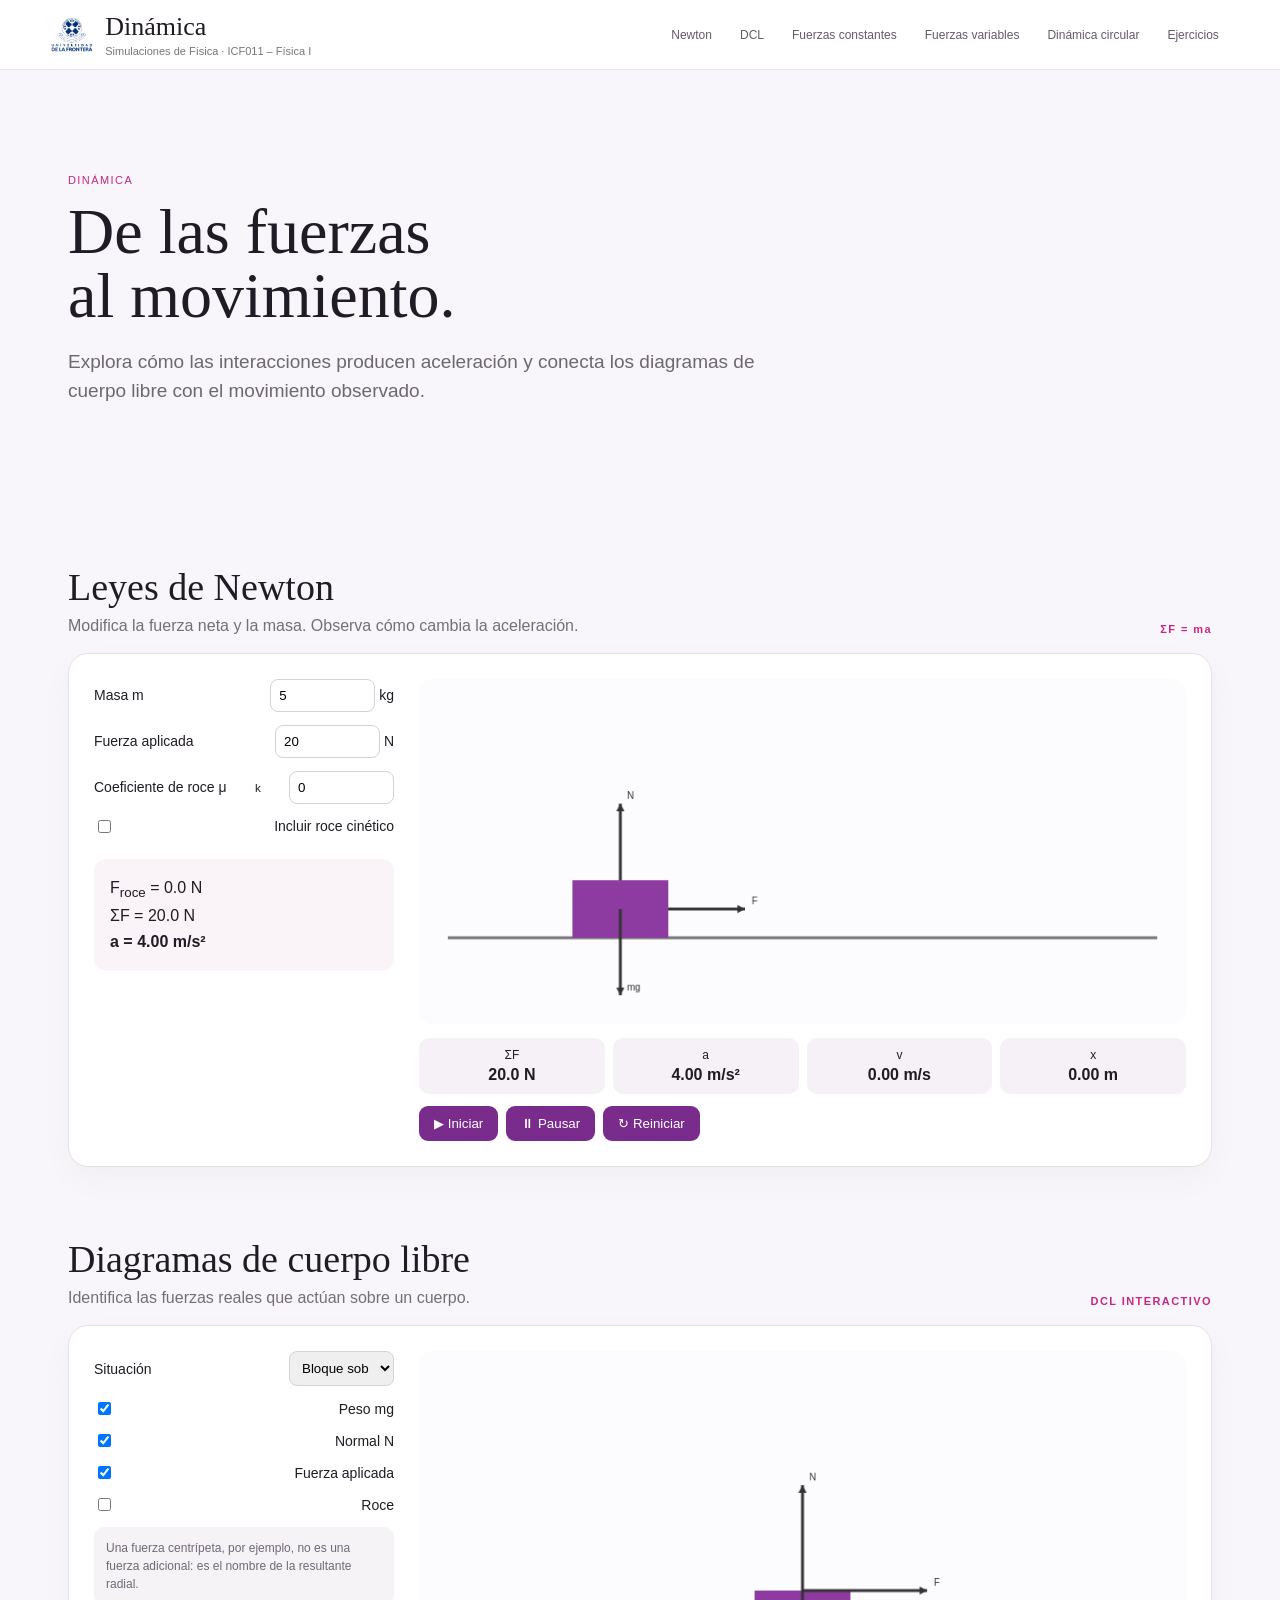
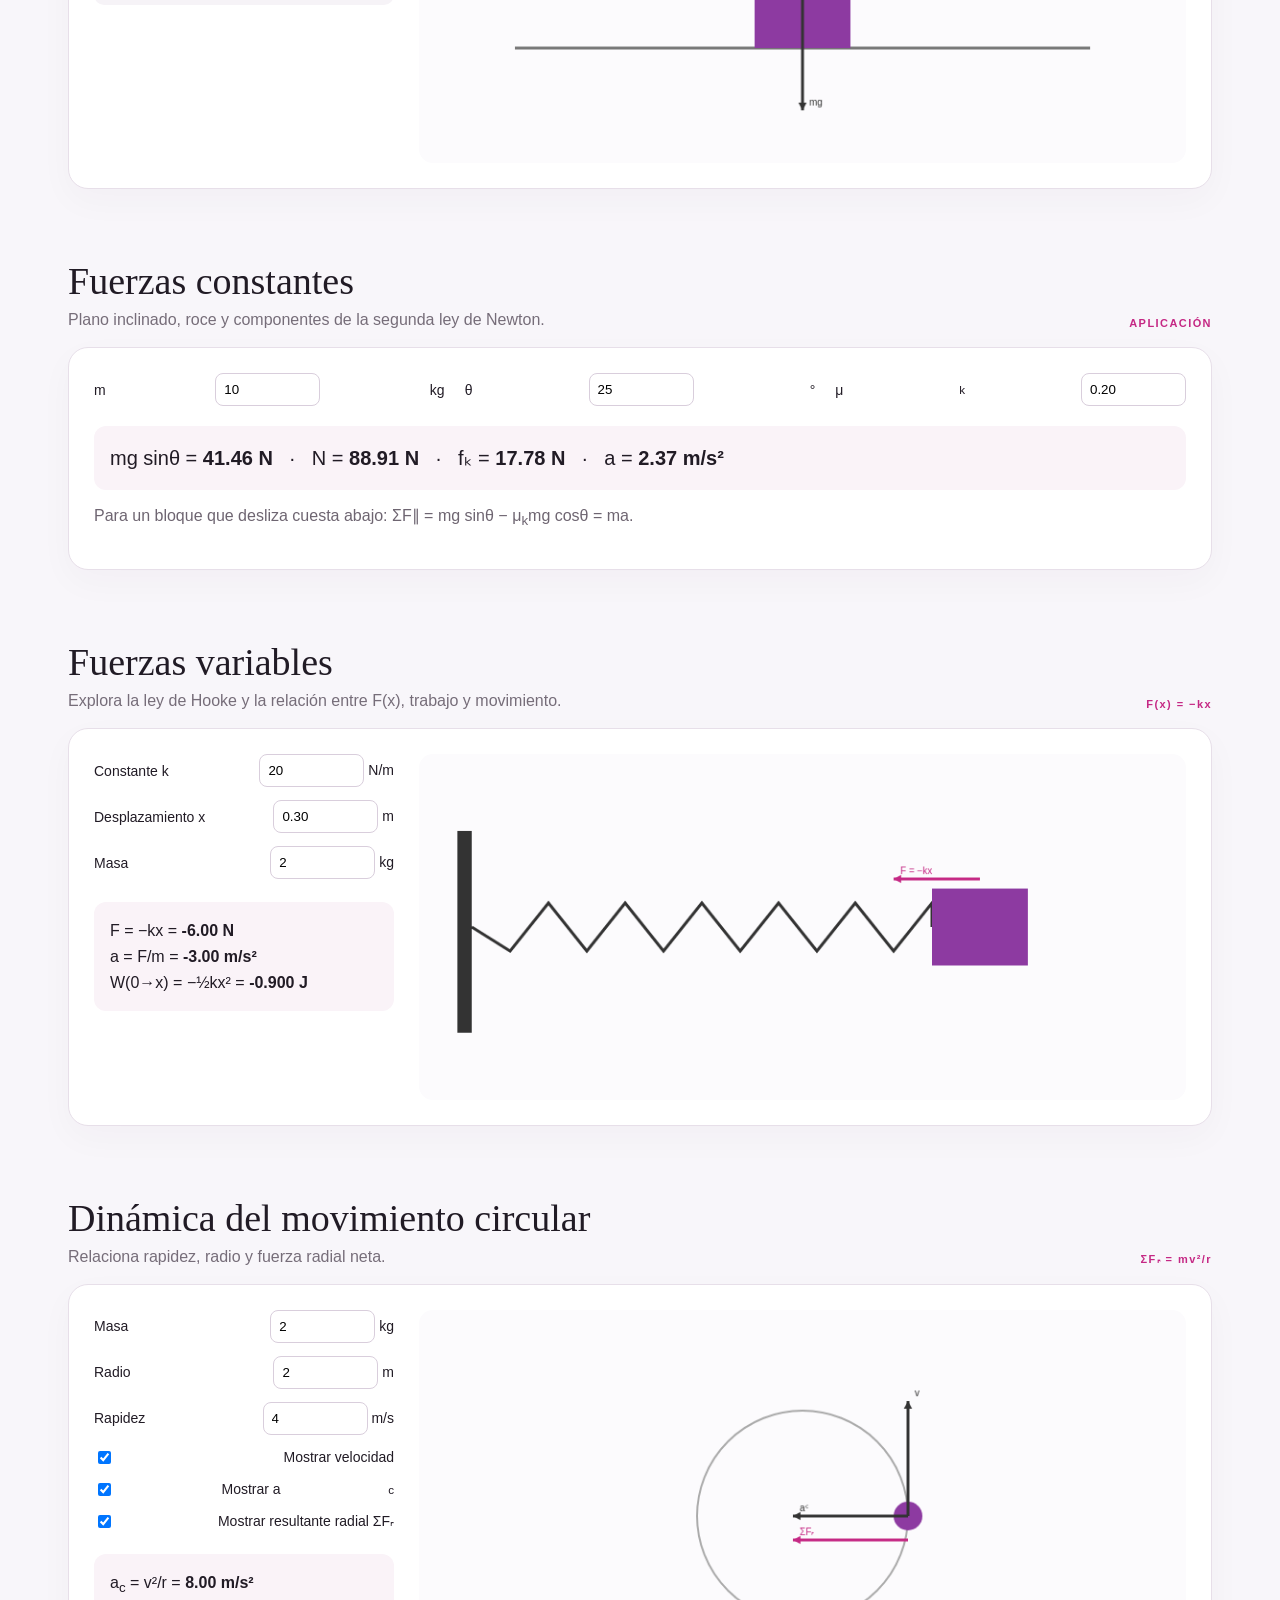
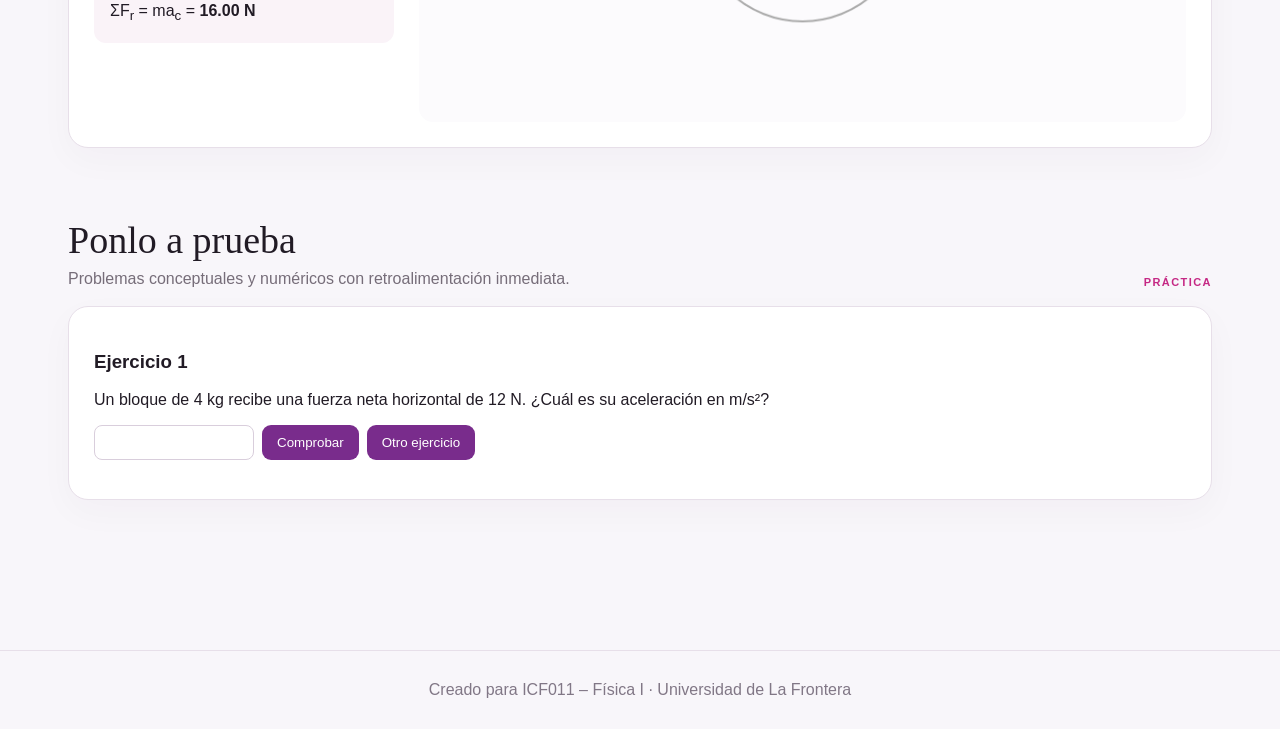
<file: movimiento/dinamica/index.html>
<!doctype html><html lang="es"><head><meta charset="utf-8"><meta name="viewport" content="width=device-width,initial-scale=1"><title>Dinámica · Simulaciones de Física UFRO</title><link rel="stylesheet" href="style.css"></head><body>
<header><div class="brand"><img src="ufro_logo.png"><div><a href="../">Dinámica</a><small>Simulaciones de Física · ICF011 – Física I</small></div></div><nav><a href="#newton">Newton</a><a href="#dcl">DCL</a><a href="#constantes">Fuerzas constantes</a><a href="#variables">Fuerzas variables</a><a href="#circular">Dinámica circular</a><a href="#practica">Ejercicios</a></nav></header>
<main>
<section class="hero"><span>DINÁMICA</span><h1>De las fuerzas<br>al movimiento.</h1><p>Explora cómo las interacciones producen aceleración y conecta los diagramas de cuerpo libre con el movimiento observado.</p></section>
<section id="newton"><div class="title"><div><h2>Leyes de Newton</h2><p>Modifica la fuerza neta y la masa. Observa cómo cambia la aceleración.</p></div><b>ΣF = ma</b></div><div class="card grid"><div class="controls"><label>Masa m <span><input id="mass" type="number" min="0.1" step="0.5" value="5"> kg</span></label><label>Fuerza aplicada <span><input id="force" type="number" step="1" value="20"> N</span></label><label>Coeficiente de roce μ<sub>k</sub> <span><input id="mu" type="number" min="0" step="0.05" value="0"> </span></label><label><input id="friction" type="checkbox"> Incluir roce cinético</label><div class="formula" id="newtonFormula"></div></div><div><canvas id="newtonCanvas" width="800" height="360"></canvas><div class="stats"><span>ΣF <b id="netF"></b></span><span>a <b id="accel"></b></span><span>v <b id="vel"></b></span><span>x <b id="pos"></b></span></div><div class="buttons"><button id="play">▶ Iniciar</button><button id="pause">⏸ Pausar</button><button id="reset">↻ Reiniciar</button></div></div></div></section>
<section id="dcl"><div class="title"><div><h2>Diagramas de cuerpo libre</h2><p>Identifica las fuerzas reales que actúan sobre un cuerpo.</p></div><b>DCL INTERACTIVO</b></div><div class="card grid"><div class="controls"><label>Situación<select id="dclMode"><option value="flat">Bloque sobre superficie horizontal</option><option value="incline">Bloque en plano inclinado</option></select></label><label id="angleLabel">Ángulo θ <span><input id="angle" type="number" min="0" max="60" value="30"> °</span></label><label><input class="vec" data-v="weight" type="checkbox" checked> Peso mg</label><label><input class="vec" data-v="normal" type="checkbox" checked> Normal N</label><label><input class="vec" data-v="applied" type="checkbox" checked> Fuerza aplicada</label><label><input class="vec" data-v="fric" type="checkbox"> Roce</label><div class="note">Una fuerza centrípeta, por ejemplo, no es una fuerza adicional: es el nombre de la resultante radial.</div></div><canvas id="dclCanvas" width="800" height="430"></canvas></div></section>
<section id="constantes"><div class="title"><div><h2>Fuerzas constantes</h2><p>Plano inclinado, roce y componentes de la segunda ley de Newton.</p></div><b>APLICACIÓN</b></div><div class="card"><div class="three"><label>m <input id="cm" type="number" value="10" step="1"> kg</label><label>θ <input id="ctheta" type="number" value="25" step="1"> °</label><label>μ<sub>k</sub> <input id="cmu" type="number" value="0.20" step=".05"></label></div><div class="result" id="constantResult"></div><p class="explain">Para un bloque que desliza cuesta abajo: ΣF∥ = mg sinθ − μ<sub>k</sub>mg cosθ = ma.</p></div></section>
<section id="variables"><div class="title"><div><h2>Fuerzas variables</h2><p>Explora la ley de Hooke y la relación entre F(x), trabajo y movimiento.</p></div><b>F(x) = −kx</b></div><div class="card grid"><div class="controls"><label>Constante k <span><input id="k" type="number" value="20" step="1"> N/m</span></label><label>Desplazamiento x <span><input id="springX" type="number" value="0.30" step=".05"> m</span></label><label>Masa <span><input id="springM" type="number" value="2" step=".5"> kg</span></label><div class="formula" id="springFormula"></div></div><canvas id="springCanvas" width="800" height="360"></canvas></div></section>
<section id="circular"><div class="title"><div><h2>Dinámica del movimiento circular</h2><p>Relaciona rapidez, radio y fuerza radial neta.</p></div><b>ΣFᵣ = mv²/r</b></div><div class="card grid"><div class="controls"><label>Masa <span><input id="circM" type="number" value="2" step=".5"> kg</span></label><label>Radio <span><input id="radius" type="number" value="2" step=".2"> m</span></label><label>Rapidez <span><input id="speed" type="number" value="4" step=".5"> m/s</span></label><label><input id="showV" type="checkbox" checked> Mostrar velocidad</label><label><input id="showAc" type="checkbox" checked> Mostrar a<sub>c</sub></label><label><input id="showFr" type="checkbox" checked> Mostrar resultante radial ΣFᵣ</label><div class="formula" id="circFormula"></div></div><canvas id="circCanvas" width="800" height="430"></canvas></div></section>
<section id="practica"><div class="title"><div><h2>Ponlo a prueba</h2><p>Problemas conceptuales y numéricos con retroalimentación inmediata.</p></div><b>PRÁCTICA</b></div><div class="card"><div id="question"></div><div class="answer"><input id="answer" type="number" step="any"><button id="check">Comprobar</button><button id="next">Otro ejercicio</button></div><div id="feedback"></div></div></section>
</main><footer>Creado para ICF011 – Física I · Universidad de La Frontera</footer><script src="app.js"></script></body></html>
</file>
<file: dinamica/style.css>
:root{--bg:#eef1fb;--panel:#ffffff;--ink:#17205b;--muted:#6a72a0;--line:#dfe3f3;--violet:#6c52dc;--violet2:#8d74ee;--blue:#2474e8;--red:#ee3f4e;--green:#18a05f;--amber:#ec961f}
*{box-sizing:border-box}html{scroll-behavior:smooth}body{margin:0;font-family:Inter,Arial,sans-serif;background:linear-gradient(135deg,#e8e4fb 0,#f5f7fc 35%,#eef2fb 100%);color:var(--ink)}
.app-top{height:92px;background:linear-gradient(90deg,#e8e5fbcc,#f7f8ffdd);backdrop-filter:blur(14px);border-bottom:1px solid #d9ddf0;display:flex;align-items:center;padding:0 34px;gap:30px;position:sticky;top:0;z-index:30}
.brand-wrap{display:flex;align-items:center;gap:15px;min-width:360px}.ufro-logo{width:78px;height:68px;object-fit:contain}.brand{font-size:31px;font-weight:800;color:#16226e;text-decoration:none}.brand-sub{font-size:13px;color:#6871a0;margin-top:2px}
.top-nav{display:flex;gap:10px;margin-left:auto}.top-nav a{padding:11px 14px;border-radius:10px;text-decoration:none;color:#4d5795;font-size:13px}.top-nav a.active,.top-nav a:hover{background:#ece8ff;color:#4f3cc2}.gravity{background:#ffffffaa;border:1px solid #dfe3f3;padding:12px 15px;border-radius:12px;font-family:Georgia,serif;font-style:italic;color:#263275}
.app-shell{display:grid;grid-template-columns:270px minmax(0,1fr);min-height:calc(100vh - 92px)}.side{background:linear-gradient(180deg,#ebe6fb,#e6eaf7);border-right:1px solid #daddf0;padding:25px 18px;position:sticky;top:92px;height:calc(100vh - 92px);display:flex;flex-direction:column;gap:8px}.side-link{display:flex;align-items:center;gap:14px;padding:14px;border-radius:12px;text-decoration:none;color:#364077}.side-link:hover,.side-link.active{background:#e8e2ff;color:#4938bd}.side-link .ico{font-size:25px;width:30px;text-align:center}.side-link b{display:block;font-size:14px}.side-link small{display:block;color:#7a82aa;font-size:11px;margin-top:3px}.side-quote{margin-top:auto;color:#6558b7;font:italic 17px Georgia,serif;padding:14px;border-top:1px solid #cbc8e9}.side-quote small{display:block;font:11px Inter,Arial,sans-serif;color:#7b82a9;margin-top:10px;line-height:1.5}
.content{padding:26px;min-width:0}.dash-section{scroll-margin-top:110px;margin-bottom:28px}.section-title{display:flex;justify-content:space-between;align-items:flex-end;margin-bottom:12px}.section-title h1,.section-title h2{font-size:26px;margin:0;color:#1c2b78}.section-title p{margin:2px 0 0;color:#6b75a5;font-size:14px}.tag{font-size:10px;font-weight:800;letter-spacing:.08em;background:#ebe7ff;color:#5742c8;padding:8px 10px;border-radius:999px}
.sim-card,.practice-card{background:#ffffffdd;border:1px solid #dce1f2;border-radius:18px;padding:13px;box-shadow:0 10px 30px #5362a510}.sim-topline{display:flex;justify-content:space-between;align-items:center;padding:3px 3px 10px}.sim-topline b{font-size:17px}.sim-topline small{display:block;color:#7a83ad}.time-pill{background:#ffffffdd;border:1px solid #dde2f4;border-radius:11px;padding:10px 15px;font-size:17px}
.road-stage,.segment-stage{height:255px;border-radius:12px;overflow:hidden;position:relative;background:linear-gradient(#a8d7ff 0 45%,#9fc98a 45% 61%,#626975 61%);border:1px solid #d5daed}.mountains{position:absolute;inset:32px 0 auto;height:120px;background:linear-gradient(135deg,#7288b5,#b9cae0);clip-path:polygon(0 100%,9% 52%,16% 72%,26% 33%,35% 74%,46% 38%,55% 74%,64% 24%,72% 74%,82% 45%,91% 78%,100% 52%,100% 100%)}.tree-line{position:absolute;left:0;right:0;top:112px;height:45px;background:repeating-linear-gradient(90deg,#3e7347 0 9px,#5d8f59 9px 17px,#315f3a 17px 25px)}.asphalt{position:absolute;left:0;right:0;bottom:0;height:101px;background:#5d6470}.road-dashes{position:absolute;left:0;right:0;bottom:54px;border-top:4px dashed #f2f2f2}.car{position:absolute;width:150px;bottom:42px;z-index:6;filter:drop-shadow(0 6px 4px #0004)}.mru-car{left:7%}.mrua-car{left:7%}.car-label{position:absolute;bottom:116px;z-index:7;padding:4px 11px;border-radius:7px;color:#fff;font-size:11px;font-weight:800}.label-mru{background:var(--blue)}.label-mrua{background:var(--red)}.scale{position:absolute;bottom:4px;left:2%;right:2%;display:flex;justify-content:space-between;color:white;font-size:9px;z-index:8}
.playbar{display:flex;gap:10px;align-items:center;flex-wrap:wrap;margin:10px 0}.btn{border:0;border-radius:9px;padding:10px 16px;font-weight:700;cursor:pointer}.green{background:#e9f8ef;color:#14824f;border:1px solid #55c887}.amber{background:#fff5e8;color:#c8750f;border:1px solid #f1b65f}.violet{background:#eeeaff;color:#4f3cc2;border:1px solid #c8bdf5}.ghost{background:#fff;color:#56608f;border:1px solid #dfe3f2}.speed-control{margin-left:auto;display:flex;align-items:center;gap:9px;color:#59638e;font-size:12px}.speed-control input{width:190px}.speed-control select{width:auto}
.model-controls{display:grid;grid-template-columns:1fr 1fr;gap:12px}.model-box{border:1px solid #dce1f2;border-radius:11px;padding:11px;background:#fafbff;display:grid;grid-template-columns:1.2fr repeat(3,1fr);gap:10px;align-items:end}.model-box.blue{box-shadow:inset 5px 0 var(--blue)}.model-box.red{box-shadow:inset 5px 0 var(--red)}.model-head{display:flex;gap:8px;align-items:center}.model-head b{display:block}.model-head small{display:block;color:#7a82a9;font-size:10px}.model-box label,.scenario-row label,.proj-controls label,.segment-editor label,.exercise label{font-size:10px;color:#5f6792;font-weight:700}.model-box input,.scenario-row select,.scenario-row input,.proj-controls select,.segment-editor select,.segment-editor input,.exercise input{width:100%;margin-top:5px;border:1px solid #dce1f2;border-radius:7px;padding:8px;background:white;color:#273169}
.scenario-row{display:grid;grid-template-columns:1.5fr .7fr 1fr;gap:10px;align-items:end;margin:10px 0}.switchrow{display:flex;align-items:center;gap:7px;font-size:11px!important}.switchrow input{width:auto}.meet-controls{display:flex;gap:8px}.hidden{display:none!important}.timeline{display:block;font-size:10px;color:#67719c;font-weight:700;margin:7px 0}.timeline input{width:100%;accent-color:var(--violet)}
.chart-grid{display:grid;gap:10px}.chart-grid.three{grid-template-columns:repeat(3,1fr)}.chart-grid.four{grid-template-columns:repeat(4,1fr)}.chart-grid article{border:1px solid #dfe3f2;background:#fff;border-radius:11px;padding:9px;min-width:0}.chart-grid h3{font-size:13px;margin:0 0 3px;color:#243174}.chart-grid canvas{width:100%;display:block}.compact{margin-top:4px}
.bottom-info{display:grid;grid-template-columns:1fr 1fr;gap:10px;margin-top:10px}.current-values,.observation{border:1px solid #dfe3f2;border-radius:11px;padding:12px;background:#fff}.current-values h3,.observation h3{margin:0 0 8px;font-size:14px}.value-row{display:grid;grid-template-columns:120px repeat(3,1fr);gap:10px;padding:8px 4px;border-top:1px solid #eef0f8;font-size:12px}.value-row.blue b{color:var(--blue)}.value-row.red b{color:var(--red)}.micro-values{display:flex;gap:15px;color:#69719b;font-size:10px;margin-top:8px}.observation p{font-size:12px;color:#59638e;line-height:1.5}.formula-line{font:13px Georgia,serif;display:grid;gap:4px;color:#263376}
.segment-stage{height:220px}.segment-stage .car{left:5%}.segment-bands{position:absolute;bottom:0;left:0;right:0;height:9px;display:flex;z-index:8}.segment-band{height:100%;opacity:.45}.segment-band.active{opacity:1;height:14px;margin-top:-5px}.segment-band:nth-child(6n+1){background:#6c52dc}.segment-band:nth-child(6n+2){background:#2474e8}.segment-band:nth-child(6n+3){background:#ee3f4e}.segment-band:nth-child(6n+4){background:#18a05f}.segment-band:nth-child(6n+5){background:#ec961f}.segment-band:nth-child(6n){background:#6a72a0}.seg-badge{position:absolute;right:15px;top:15px;background:#fff;padding:8px 11px;border-radius:8px;border:1px solid #dce1f2;z-index:9}
.tramos-layout{display:grid;grid-template-columns:310px minmax(0,1fr);gap:12px}.segment-editor{border:1px solid #dfe3f2;border-radius:11px;padding:10px}.mini-grid{display:grid;grid-template-columns:1fr 1fr;gap:8px}.segment-row{display:grid;grid-template-columns:28px 1fr 1fr 30px;gap:7px;align-items:end;border-top:1px solid #edf0f8;padding:8px 0}.segment-row .num{font-weight:800;color:#5160a2}.segment-row button{height:34px;border:0;border-radius:7px;background:#fff0f1;color:#c83846}.tramos-main{min-width:0}.seg-current{display:grid;grid-template-columns:repeat(3,1fr);gap:8px;margin-bottom:7px}.seg-current span{background:#f4f6fd;border-radius:8px;padding:8px;font-size:10px}.seg-current b{display:block;font-size:14px;color:#253171}.tablewrap{overflow:auto;margin-top:12px}table{width:100%;border-collapse:collapse;font-size:10px}caption{text-align:left;font-weight:800;padding:8px 0}th,td{border-bottom:1px solid #e7eaf5;padding:8px;text-align:right}th:first-child,td:first-child,th:nth-child(2),td:nth-child(2){text-align:left}
.parab-grid{display:grid;grid-template-columns:290px minmax(0,1fr);gap:12px}.proj-controls{border-right:1px solid #e3e6f3;padding-right:12px}.proj-controls label{display:block;margin-bottom:11px}.proj-controls b{float:right}.proj-controls input[type=range]{width:100%;accent-color:var(--violet)}.projectile-box{position:relative;border:1px solid #dce1f2;border-radius:12px;overflow:hidden;background:linear-gradient(#cae4ff 0 63%,#c6dba8 63%)}.projectile-box canvas{width:100%;display:block}.proj-pill{position:absolute;right:10px;top:10px}.proj-stats{display:grid;grid-template-columns:repeat(7,1fr);gap:5px;margin:8px 0}.proj-stats span{background:#f4f6fd;border-radius:8px;padding:8px;font-size:9px}.proj-stats b{display:block;font-size:12px;margin-top:3px}
.practice-card{display:grid;grid-template-columns:260px 1fr;gap:16px}.practice-progress{border-right:1px solid #e1e4f2;padding:10px}.progress{height:7px;background:#e8ebf6;border-radius:20px;overflow:hidden;margin-bottom:8px}.progress i{display:block;height:100%;background:linear-gradient(90deg,#6c52dc,#8d74ee);width:0}.practice-progress b{font-size:12px}.practice-progress .btn{margin-top:14px}.exercise{padding:10px}.exercise>small{font-size:10px;color:#6c52dc;font-weight:800}.exercise h3{font-size:21px;line-height:1.35;margin:8px 0 16px}.exercise input{max-width:320px;display:block}.exercise-nav{display:flex;justify-content:space-between;margin-top:18px}.feedback-ok,.feedback-bad{padding:10px;border-radius:8px;margin-top:10px;font-size:12px}.feedback-ok{background:#eaf7f1;color:#17664f}.feedback-bad{background:#fff0e7;color:#8d532e}
.theory-grid{display:grid;grid-template-columns:repeat(4,1fr);gap:10px}.theory-grid article{background:#fff;border:1px solid #dfe3f2;border-radius:12px;padding:16px}.theory-grid span{font-size:9px;font-weight:800;color:#6c52dc}.theory-grid h3{font-size:16px;margin:20px 0 8px}.theory-grid p{font-size:11px;color:#6d759e}.theory-grid b{font:13px Georgia,serif;color:#263376}
footer{text-align:center;padding:22px;color:#727aa1;font-size:11px}
input[type=range]{accent-color:#6c52dc}
@media(max-width:1100px){.side{display:none}.app-shell{grid-template-columns:1fr}.brand-wrap{min-width:0}.top-nav{display:none}.model-controls,.bottom-info,.parab-grid,.practice-card{grid-template-columns:1fr}.chart-grid.four{grid-template-columns:1fr 1fr}.tramos-layout{grid-template-columns:1fr}.model-box{grid-template-columns:1fr 1fr}.app-top{padding:0 18px}}
@media(max-width:720px){.gravity{display:none}.ufro-logo{width:58px}.brand{font-size:24px}.brand-sub{font-size:10px}.content{padding:12px}.chart-grid.three,.chart-grid.four,.theory-grid{grid-template-columns:1fr}.scenario-row{grid-template-columns:1fr}.model-controls{grid-template-columns:1fr}.model-box{grid-template-columns:1fr 1fr}.road-stage{height:220px}.car{width:115px}.value-row{grid-template-columns:1fr 1fr}.proj-stats{grid-template-columns:repeat(2,1fr)}}

/* ===============================
   V5 visual refinement
   =============================== */
.road-stage,
.segment-stage{
  background:
    url("assets/road_scene.svg") center center / 100% 100% no-repeat !important;
  border:1px solid #d7ddf0;
}
.road-stage > .mountains,
.road-stage > .tree-line,
.road-stage > .asphalt,
.road-stage > .road-dashes,
.segment-stage > .mountains,
.segment-stage > .tree-line,
.segment-stage > .asphalt,
.segment-stage > .road-dashes{
  display:none !important;
}
.road-stage{height:255px}
.segment-stage{height:230px}
.road-stage .car,
.segment-stage .car{
  width:118px !important;
  bottom:30px !important;
  filter:drop-shadow(0 5px 4px rgba(20,27,50,.25));
}
.road-stage .car-label{
  bottom:103px !important;
  transform:translateX(-3px);
  box-shadow:0 4px 10px rgba(25,34,80,.13);
}
.scale{
  bottom:4px !important;
  color:#fff !important;
  text-shadow:0 1px 2px rgba(0,0,0,.45);
}
.segment-stage .seg-badge{
  background:rgba(255,255,255,.92);
  backdrop-filter:blur(6px);
}
.brand{
  letter-spacing:-.02em;
}
@media(max-width:720px){
  .road-stage .car,.segment-stage .car{width:95px !important}
}

/* V5.2 — selección MRU/MRUA y lectura de áreas */
.area-readout{
  margin-top:4px;
  font-size:10px;
  font-weight:700;
  color:#5e6794;
  text-align:right;
}

/* V5.3 */
#viewMode{
  font-weight:700;
  color:#253171;
  background:#fff;
  border:1px solid #cfd6ee;
}
.chart-grid canvas{min-height:220px}

/* V5.4 — áreas bajo las curvas */
.area-readout{
  min-height:18px;
  padding-top:3px;
  font-size:11px;
}


/* ============================================================
   V6 — Movimiento circular integrado al diseño V5.4 corregido
   ============================================================ */
.circular-v6{padding:13px}
.circular-layout{display:grid;grid-template-columns:300px minmax(0,1fr);gap:13px}
.circular-panel{border:1px solid var(--line);border-radius:12px;padding:13px;background:#fafbff;min-width:0}
.c-head{display:flex;justify-content:space-between;align-items:flex-start;margin-bottom:10px}
.c-head b{display:block;font-size:15px}.c-head small{display:block;color:var(--muted);font-size:10px;margin-top:2px}
.c-mode-switch{display:grid;grid-template-columns:1fr 1fr;gap:6px;margin:8px 0}
.c-mode-switch button{border:1px solid #d8ddf0;background:#fff;color:#59638e;border-radius:8px;padding:9px;font-weight:800;cursor:pointer}
.c-mode-switch button.selected{background:#eeeaff;color:#4f3cc2;border-color:#bfb2f3;box-shadow:inset 0 0 0 1px #cfc4f5}
.c-help{font-size:10px;color:var(--muted);line-height:1.45;margin:5px 0 12px}
.c-field{display:block;font-size:10px;color:#5f6792;font-weight:700;margin:9px 0}
.c-field select{width:100%;margin-top:5px;border:1px solid #dce1f2;border-radius:7px;padding:8px;background:#fff;color:#273169}
.c-param{border-top:1px solid #edf0f8;padding:10px 0 5px}
.c-param>div{display:flex;justify-content:space-between;align-items:center;gap:8px}
.c-param label{font-size:10px;color:#5f6792;font-weight:700}.c-param b{font-size:10px;color:#273169;white-space:nowrap}
.c-param input[type=range]{width:100%;margin-top:8px}
.c-param>small{display:flex;justify-content:space-between;color:#8a91b5;font-size:8px}
.c-param.disabled{opacity:.45}
.c-check{margin:12px 0!important;padding-top:9px;border-top:1px solid #edf0f8}
.c-mobile-b{border:1px solid #dce1f2;border-radius:9px;padding:10px;margin:8px 0;display:grid;gap:7px}
.c-mobile-b[hidden]{display:none}.c-mobile-b legend{color:#5b46c5;font-size:10px;font-weight:800;padding:0 5px}
.c-mobile-b label{display:grid;grid-template-columns:1fr 82px;gap:7px;align-items:center;font-size:9px;color:#65709c}
.c-mobile-b input{width:100%;border:1px solid #dce1f2;border-radius:6px;padding:6px;color:#273169}
.c-formula{background:#f0edff;border:1px solid #ded6ff;border-radius:10px;padding:11px;margin-top:10px;display:grid;gap:5px}
.c-formula small{font-size:8px;font-weight:800;color:#715fd1}.c-formula b{font:15px Georgia,serif;color:#263376}.c-formula span{font:13px Georgia,serif;color:#263376}.c-formula em{font-size:9px;color:#737da6;font-style:normal}
.circular-main{min-width:0}.c-scene-wrap{border:1px solid #dce1f2;border-radius:12px;overflow:hidden;background:linear-gradient(180deg,#fbfbff,#f2f4fb)}
#c-scene{display:block;width:100%;height:auto;min-height:315px}
.c-vector-legend{display:flex;justify-content:center;gap:18px;flex-wrap:wrap;color:#6d759e;font-size:9px;margin:8px 0}
.c-line{display:inline-block;width:20px;border-top:2px solid;margin-right:5px;vertical-align:middle}.c-line.velocity{border-color:#138f91}.c-line.centripetal{border-color:#6c47d7}.c-line.tangential{border-color:#e46e62}
.c-meeting-summary{margin:8px 0;padding:9px 11px;border:1px solid #ddd6f1;border-radius:8px;background:#f4f1ff;color:#675c91;font-size:10px;line-height:1.55}
.c-meeting-summary[hidden]{display:none}.c-meeting-summary button{border:1px solid #cfc5f2;background:#fff;color:#543fc2;border-radius:6px;padding:3px 6px;cursor:pointer}
.c-time-scale{display:flex;justify-content:space-between;font-size:8px;color:#8b92b2}
.c-metrics-v6{display:grid;grid-template-columns:repeat(3,1fr);gap:7px;margin:9px 0}
.c-metrics-v6>span{background:#f4f6fd;border-radius:8px;padding:9px;font-size:9px;color:#68719a}
.c-metrics-v6 b{display:block;color:#253171;font-size:15px;margin-top:4px}.c-metrics-v6 b small{font-size:9px;color:#68719a}
.c-charts-heading{display:flex;justify-content:space-between;align-items:end;margin:11px 0 6px}.c-charts-heading h3{margin:0;font-size:14px}.c-charts-heading small{font-size:9px;color:#7c84a8}
.c-charts-v6{display:grid;grid-template-columns:repeat(3,1fr);gap:10px}
.c-charts-v6 article{border:1px solid #dfe3f2;background:#fff;border-radius:11px;padding:9px;min-width:0}
.c-charts-v6 h3{font-size:12px;margin:0 0 4px;color:#243174}.c-charts-v6 svg{width:100%;display:block;min-height:210px}.c-charts-v6 p{font-size:9px;color:#7d85a8;margin:4px 0 0}
.c-observation-v6{margin-top:10px}
.c-practice-v6{margin-top:10px;border:1px solid #dfe3f2;border-radius:11px;padding:12px;background:#f9faff;display:grid;grid-template-columns:1fr 300px;gap:12px}
.c-practice-v6>div>small{font-size:8px;font-weight:800;color:#6c52dc}.c-practice-v6 h3{font-size:16px;margin:7px 0 4px}.c-practice-v6 p{font-size:10px;color:#6c759e}
.c-answer-v6 label{font-size:10px;color:#5f6792;font-weight:700}.c-answer-v6 label>span{display:flex;align-items:center;border:1px solid #dce1f2;border-radius:7px;background:#fff;margin-top:5px;overflow:hidden}
.c-answer-v6 input{width:100%;border:0;padding:9px;color:#273169}.c-answer-v6 label b{padding:0 10px;color:#6b75a5;font-size:10px}
.c-feedback-v6{grid-column:1/-1;padding:9px;border-radius:8px;margin:0}.c-feedback-v6.good{background:#eaf7f1;color:#17664f}.c-feedback-v6.retry{background:#fff0e7;color:#8d532e}
.c-axis-label{font-size:11px;fill:#35406f}.c-angle-label{font-size:13px;fill:#6c47d7}.c-scene-note{font-size:11px;fill:#68719a}.c-point-label{font-size:12px;fill:#263376;font-weight:700}.c-arrow{stroke-linecap:round;stroke-linejoin:round}
.theory-grid{grid-template-columns:repeat(5,1fr)}
@media(max-width:1200px){.circular-layout{grid-template-columns:270px minmax(0,1fr)}.theory-grid{grid-template-columns:repeat(3,1fr)}}
@media(max-width:900px){.circular-layout{grid-template-columns:1fr}.circular-panel{display:grid;grid-template-columns:1fr 1fr;gap:0 14px}.c-head,.c-help,.c-formula{grid-column:1/-1}.c-metrics-v6{grid-template-columns:repeat(2,1fr)}.c-practice-v6{grid-template-columns:1fr}}
@media(max-width:720px){.circular-panel{display:block}.c-charts-v6{grid-template-columns:1fr}.c-metrics-v6{grid-template-columns:1fr 1fr}.theory-grid{grid-template-columns:1fr}}

/* V6.1 — banco actualizado de 18 preguntas */
.exercise h4{margin:7px 0 3px;color:#6c52dc;font-size:12px}
.exercise-data{display:flex;flex-wrap:wrap;gap:6px;margin:8px 0 12px}
.exercise-data span{background:#f1f3fb;border:1px solid #e0e4f2;border-radius:7px;padding:5px 8px;font-size:9px;color:#5f6792}
.choice-list{display:grid;gap:7px;margin:10px 0 12px}
.choice-btn{width:100%;text-align:left;border:1px solid #dce1f2;background:#fff;color:#36406f;border-radius:8px;padding:10px;cursor:pointer;font-size:10px}
.choice-btn:hover{border-color:#bdb3ed;background:#faf9ff}
.choice-btn.selected{border-color:#6c52dc;background:#eeeaff;color:#3e2ea6;font-weight:700}
.hidden{display:none!important}

/* V6.2 */
.c-line.total{border-color:#202637;border-top-width:3px}
.c-total-label{font-size:13px;fill:#202637;font-weight:800;font-style:italic}
.c-total-toggle{margin-top:4px!important;border-top:0!important;padding-top:0!important}

/* V6.3 — componentes de aceleración y resultante */
.c-ac-label{font-size:12px;fill:#6c47d7;font-weight:800}
.c-at-label{font-size:12px;fill:#e46e62;font-weight:800}
.c-total-toggle.disabled{opacity:.45}

/* V6.4 — resultante reforzada visualmente */
.c-total-label{font-size:14px;fill:#111827;font-weight:900}
.c-line.total{border-color:#111827;border-top-width:4px}

/* V6.5 — suma vectorial visual coherente */
.c-vector-legend{row-gap:7px}


/* ===============================
   V7.0 · Movimiento vertical
   =============================== */
.vertical-grid{
  display:grid;
  grid-template-columns:290px minmax(0,1fr);
  gap:14px;
}
.vertical-controls{
  border-right:1px solid #e3e6f3;
  padding-right:13px;
}
.vertical-controls > label{
  display:block;
  margin:13px 0;
  font-size:10px;
  color:#5f6792;
  font-weight:700;
}
.vertical-controls > label b{float:right;color:#263376}
.vertical-controls input[type=range]{width:100%;accent-color:var(--violet)}
.vertical-mode{
  display:grid;
  grid-template-columns:1fr;
  gap:7px;
  margin-bottom:15px;
}
.vertical-mode button{
  border:1px solid #dfe3f2;
  background:#fff;
  color:#4d5795;
  border-radius:10px;
  padding:10px;
  text-align:left;
  font-weight:800;
  cursor:pointer;
}
.vertical-mode button.selected{
  background:#ece8ff;
  border-color:#c8bdf5;
  color:#4f3cc2;
}
.vertical-sign,.vertical-equations{
  display:grid;
  gap:6px;
  padding:11px;
  margin:12px 0;
  border:1px solid #dfe3f2;
  border-radius:10px;
  background:#f8f9fe;
  color:#5d6691;
  font-size:11px;
}
.vertical-sign b,.vertical-equations b{color:#273169}
.vertical-equations span{font-family:Georgia,serif;color:#263376}
.vertical-stage{
  position:relative;
  overflow:hidden;
  border:1px solid #dce1f2;
  border-radius:12px;
  background:linear-gradient(#cbe6ff 0 78%,#b8d59a 78% 86%,#8d9676 86%);
}
.vertical-stage canvas{display:block;width:100%;height:auto}
.vertical-pill{position:absolute;right:10px;top:10px}
.vertical-stats{
  display:grid;
  grid-template-columns:repeat(6,1fr);
  gap:6px;
  margin:8px 0 10px;
}
.vertical-stats span{
  background:#f4f6fd;
  border-radius:8px;
  padding:8px;
  font-size:9px;
  color:#66709c;
}
.vertical-stats b{
  display:block;
  margin-top:3px;
  font-size:12px;
  color:#253171;
}
.vertical-observation{margin-top:10px}
.vertical-charts canvas{min-height:220px}

@media(max-width:1100px){
  .vertical-grid{grid-template-columns:1fr}
  .vertical-controls{border-right:0;border-bottom:1px solid #e3e6f3;padding-right:0;padding-bottom:8px}
}
@media(max-width:720px){
  .vertical-stats{grid-template-columns:repeat(2,1fr)}
}

/* V7.1 · entradas numéricas editables */
.number-with-unit{
  display:grid;
  grid-template-columns:minmax(0,1fr) auto;
  align-items:center;
  gap:7px;
  margin-top:6px;
}
.number-with-unit input[type=number]{
  width:100%;
  box-sizing:border-box;
  border:1px solid #d7dced;
  border-radius:9px;
  background:#fff;
  color:#253171;
  padding:8px 9px;
  font:700 12px Arial,sans-serif;
}
.number-with-unit input[type=number]:focus{
  outline:2px solid #cfc6fb;
  border-color:#8d78e8;
}
.number-with-unit em{
  min-width:34px;
  color:#68729d;
  font-size:11px;
  font-style:normal;
}
.vertical-controls select,.proj-controls select{
  width:100%;
  box-sizing:border-box;
  margin-top:6px;
}
.dyn-pair{display:grid;grid-template-columns:1fr 1fr;gap:18px;margin-top:18px}.dyn-pair article{background:#fff;border:1px solid #ece7ef;border-radius:18px;padding:14px}.dyn-pair canvas,.circular-dyn canvas{width:100%;height:auto;display:block}.dyn-caption{font-size:.82rem;color:#766d78;margin:6px 4px 0}.dyn-eq{display:block;line-height:1.8}.circular-dyn{position:relative;background:#fff;border:1px solid #ece7ef;border-radius:18px;margin-top:16px}.circ-pill{position:absolute;right:18px;top:16px}.scenario-row button{align-self:end}.side .ico{font-style:normal}@media(max-width:900px){.dyn-pair{grid-template-columns:1fr}}
</file>
<file: movimiento/style.css>
:root{--bg:#eef1fb;--panel:#ffffff;--ink:#17205b;--muted:#6a72a0;--line:#dfe3f3;--violet:#6c52dc;--violet2:#8d74ee;--blue:#2474e8;--red:#ee3f4e;--green:#18a05f;--amber:#ec961f}
*{box-sizing:border-box}html{scroll-behavior:smooth}body{margin:0;font-family:Inter,Arial,sans-serif;background:linear-gradient(135deg,#e8e4fb 0,#f5f7fc 35%,#eef2fb 100%);color:var(--ink)}
.app-top{height:92px;background:linear-gradient(90deg,#e8e5fbcc,#f7f8ffdd);backdrop-filter:blur(14px);border-bottom:1px solid #d9ddf0;display:flex;align-items:center;padding:0 34px;gap:30px;position:sticky;top:0;z-index:30}
.brand-wrap{display:flex;align-items:center;gap:15px;min-width:360px}.ufro-logo{width:78px;height:68px;object-fit:contain}.brand{font-size:31px;font-weight:800;color:#16226e;text-decoration:none}.brand-sub{font-size:13px;color:#6871a0;margin-top:2px}
.top-nav{display:flex;gap:10px;margin-left:auto}.top-nav a{padding:11px 14px;border-radius:10px;text-decoration:none;color:#4d5795;font-size:13px}.top-nav a.active,.top-nav a:hover{background:#ece8ff;color:#4f3cc2}.gravity{background:#ffffffaa;border:1px solid #dfe3f3;padding:12px 15px;border-radius:12px;font-family:Georgia,serif;font-style:italic;color:#263275}
.app-shell{display:grid;grid-template-columns:270px minmax(0,1fr);min-height:calc(100vh - 92px)}.side{background:linear-gradient(180deg,#ebe6fb,#e6eaf7);border-right:1px solid #daddf0;padding:25px 18px;position:sticky;top:92px;height:calc(100vh - 92px);display:flex;flex-direction:column;gap:8px}.side-link{display:flex;align-items:center;gap:14px;padding:14px;border-radius:12px;text-decoration:none;color:#364077}.side-link:hover,.side-link.active{background:#e8e2ff;color:#4938bd}.side-link .ico{font-size:25px;width:30px;text-align:center}.side-link b{display:block;font-size:14px}.side-link small{display:block;color:#7a82aa;font-size:11px;margin-top:3px}.side-quote{margin-top:auto;color:#6558b7;font:italic 17px Georgia,serif;padding:14px;border-top:1px solid #cbc8e9}.side-quote small{display:block;font:11px Inter,Arial,sans-serif;color:#7b82a9;margin-top:10px;line-height:1.5}
.content{padding:26px;min-width:0}.dash-section{scroll-margin-top:110px;margin-bottom:28px}.section-title{display:flex;justify-content:space-between;align-items:flex-end;margin-bottom:12px}.section-title h1,.section-title h2{font-size:26px;margin:0;color:#1c2b78}.section-title p{margin:2px 0 0;color:#6b75a5;font-size:14px}.tag{font-size:10px;font-weight:800;letter-spacing:.08em;background:#ebe7ff;color:#5742c8;padding:8px 10px;border-radius:999px}
.sim-card,.practice-card{background:#ffffffdd;border:1px solid #dce1f2;border-radius:18px;padding:13px;box-shadow:0 10px 30px #5362a510}.sim-topline{display:flex;justify-content:space-between;align-items:center;padding:3px 3px 10px}.sim-topline b{font-size:17px}.sim-topline small{display:block;color:#7a83ad}.time-pill{background:#ffffffdd;border:1px solid #dde2f4;border-radius:11px;padding:10px 15px;font-size:17px}
.road-stage,.segment-stage{height:255px;border-radius:12px;overflow:hidden;position:relative;background:linear-gradient(#a8d7ff 0 45%,#9fc98a 45% 61%,#626975 61%);border:1px solid #d5daed}.mountains{position:absolute;inset:32px 0 auto;height:120px;background:linear-gradient(135deg,#7288b5,#b9cae0);clip-path:polygon(0 100%,9% 52%,16% 72%,26% 33%,35% 74%,46% 38%,55% 74%,64% 24%,72% 74%,82% 45%,91% 78%,100% 52%,100% 100%)}.tree-line{position:absolute;left:0;right:0;top:112px;height:45px;background:repeating-linear-gradient(90deg,#3e7347 0 9px,#5d8f59 9px 17px,#315f3a 17px 25px)}.asphalt{position:absolute;left:0;right:0;bottom:0;height:101px;background:#5d6470}.road-dashes{position:absolute;left:0;right:0;bottom:54px;border-top:4px dashed #f2f2f2}.car{position:absolute;width:150px;bottom:42px;z-index:6;filter:drop-shadow(0 6px 4px #0004)}.mru-car{left:7%}.mrua-car{left:7%}.car-label{position:absolute;bottom:116px;z-index:7;padding:4px 11px;border-radius:7px;color:#fff;font-size:11px;font-weight:800}.label-mru{background:var(--blue)}.label-mrua{background:var(--red)}.scale{position:absolute;bottom:4px;left:2%;right:2%;display:flex;justify-content:space-between;color:white;font-size:9px;z-index:8}
.playbar{display:flex;gap:10px;align-items:center;flex-wrap:wrap;margin:10px 0}.btn{border:0;border-radius:9px;padding:10px 16px;font-weight:700;cursor:pointer}.green{background:#e9f8ef;color:#14824f;border:1px solid #55c887}.amber{background:#fff5e8;color:#c8750f;border:1px solid #f1b65f}.violet{background:#eeeaff;color:#4f3cc2;border:1px solid #c8bdf5}.ghost{background:#fff;color:#56608f;border:1px solid #dfe3f2}.speed-control{margin-left:auto;display:flex;align-items:center;gap:9px;color:#59638e;font-size:12px}.speed-control input{width:190px}.speed-control select{width:auto}
.model-controls{display:grid;grid-template-columns:1fr 1fr;gap:12px}.model-box{border:1px solid #dce1f2;border-radius:11px;padding:11px;background:#fafbff;display:grid;grid-template-columns:1.2fr repeat(3,1fr);gap:10px;align-items:end}.model-box.blue{box-shadow:inset 5px 0 var(--blue)}.model-box.red{box-shadow:inset 5px 0 var(--red)}.model-head{display:flex;gap:8px;align-items:center}.model-head b{display:block}.model-head small{display:block;color:#7a82a9;font-size:10px}.model-box label,.scenario-row label,.proj-controls label,.segment-editor label,.exercise label{font-size:10px;color:#5f6792;font-weight:700}.model-box input,.scenario-row select,.scenario-row input,.proj-controls select,.segment-editor select,.segment-editor input,.exercise input{width:100%;margin-top:5px;border:1px solid #dce1f2;border-radius:7px;padding:8px;background:white;color:#273169}
.scenario-row{display:grid;grid-template-columns:1.5fr .7fr 1fr;gap:10px;align-items:end;margin:10px 0}.switchrow{display:flex;align-items:center;gap:7px;font-size:11px!important}.switchrow input{width:auto}.meet-controls{display:flex;gap:8px}.hidden{display:none!important}.timeline{display:block;font-size:10px;color:#67719c;font-weight:700;margin:7px 0}.timeline input{width:100%;accent-color:var(--violet)}
.chart-grid{display:grid;gap:10px}.chart-grid.three{grid-template-columns:repeat(3,1fr)}.chart-grid.four{grid-template-columns:repeat(4,1fr)}.chart-grid article{border:1px solid #dfe3f2;background:#fff;border-radius:11px;padding:9px;min-width:0}.chart-grid h3{font-size:13px;margin:0 0 3px;color:#243174}.chart-grid canvas{width:100%;display:block}.compact{margin-top:4px}
.bottom-info{display:grid;grid-template-columns:1fr 1fr;gap:10px;margin-top:10px}.current-values,.observation{border:1px solid #dfe3f2;border-radius:11px;padding:12px;background:#fff}.current-values h3,.observation h3{margin:0 0 8px;font-size:14px}.value-row{display:grid;grid-template-columns:120px repeat(3,1fr);gap:10px;padding:8px 4px;border-top:1px solid #eef0f8;font-size:12px}.value-row.blue b{color:var(--blue)}.value-row.red b{color:var(--red)}.micro-values{display:flex;gap:15px;color:#69719b;font-size:10px;margin-top:8px}.observation p{font-size:12px;color:#59638e;line-height:1.5}.formula-line{font:13px Georgia,serif;display:grid;gap:4px;color:#263376}
.segment-stage{height:220px}.segment-stage .car{left:5%}.segment-bands{position:absolute;bottom:0;left:0;right:0;height:9px;display:flex;z-index:8}.segment-band{height:100%;opacity:.45}.segment-band.active{opacity:1;height:14px;margin-top:-5px}.segment-band:nth-child(6n+1){background:#6c52dc}.segment-band:nth-child(6n+2){background:#2474e8}.segment-band:nth-child(6n+3){background:#ee3f4e}.segment-band:nth-child(6n+4){background:#18a05f}.segment-band:nth-child(6n+5){background:#ec961f}.segment-band:nth-child(6n){background:#6a72a0}.seg-badge{position:absolute;right:15px;top:15px;background:#fff;padding:8px 11px;border-radius:8px;border:1px solid #dce1f2;z-index:9}
.tramos-layout{display:grid;grid-template-columns:310px minmax(0,1fr);gap:12px}.segment-editor{border:1px solid #dfe3f2;border-radius:11px;padding:10px}.mini-grid{display:grid;grid-template-columns:1fr 1fr;gap:8px}.segment-row{display:grid;grid-template-columns:28px 1fr 1fr 30px;gap:7px;align-items:end;border-top:1px solid #edf0f8;padding:8px 0}.segment-row .num{font-weight:800;color:#5160a2}.segment-row button{height:34px;border:0;border-radius:7px;background:#fff0f1;color:#c83846}.tramos-main{min-width:0}.seg-current{display:grid;grid-template-columns:repeat(3,1fr);gap:8px;margin-bottom:7px}.seg-current span{background:#f4f6fd;border-radius:8px;padding:8px;font-size:10px}.seg-current b{display:block;font-size:14px;color:#253171}.tablewrap{overflow:auto;margin-top:12px}table{width:100%;border-collapse:collapse;font-size:10px}caption{text-align:left;font-weight:800;padding:8px 0}th,td{border-bottom:1px solid #e7eaf5;padding:8px;text-align:right}th:first-child,td:first-child,th:nth-child(2),td:nth-child(2){text-align:left}
.parab-grid{display:grid;grid-template-columns:290px minmax(0,1fr);gap:12px}.proj-controls{border-right:1px solid #e3e6f3;padding-right:12px}.proj-controls label{display:block;margin-bottom:11px}.proj-controls b{float:right}.proj-controls input[type=range]{width:100%;accent-color:var(--violet)}.projectile-box{position:relative;border:1px solid #dce1f2;border-radius:12px;overflow:hidden;background:linear-gradient(#cae4ff 0 63%,#c6dba8 63%)}.projectile-box canvas{width:100%;display:block}.proj-pill{position:absolute;right:10px;top:10px}.proj-stats{display:grid;grid-template-columns:repeat(7,1fr);gap:5px;margin:8px 0}.proj-stats span{background:#f4f6fd;border-radius:8px;padding:8px;font-size:9px}.proj-stats b{display:block;font-size:12px;margin-top:3px}
.practice-card{display:grid;grid-template-columns:260px 1fr;gap:16px}.practice-progress{border-right:1px solid #e1e4f2;padding:10px}.progress{height:7px;background:#e8ebf6;border-radius:20px;overflow:hidden;margin-bottom:8px}.progress i{display:block;height:100%;background:linear-gradient(90deg,#6c52dc,#8d74ee);width:0}.practice-progress b{font-size:12px}.practice-progress .btn{margin-top:14px}.exercise{padding:10px}.exercise>small{font-size:10px;color:#6c52dc;font-weight:800}.exercise h3{font-size:21px;line-height:1.35;margin:8px 0 16px}.exercise input{max-width:320px;display:block}.exercise-nav{display:flex;justify-content:space-between;margin-top:18px}.feedback-ok,.feedback-bad{padding:10px;border-radius:8px;margin-top:10px;font-size:12px}.feedback-ok{background:#eaf7f1;color:#17664f}.feedback-bad{background:#fff0e7;color:#8d532e}
.theory-grid{display:grid;grid-template-columns:repeat(4,1fr);gap:10px}.theory-grid article{background:#fff;border:1px solid #dfe3f2;border-radius:12px;padding:16px}.theory-grid span{font-size:9px;font-weight:800;color:#6c52dc}.theory-grid h3{font-size:16px;margin:20px 0 8px}.theory-grid p{font-size:11px;color:#6d759e}.theory-grid b{font:13px Georgia,serif;color:#263376}
footer{text-align:center;padding:22px;color:#727aa1;font-size:11px}
input[type=range]{accent-color:#6c52dc}
@media(max-width:1100px){.side{display:none}.app-shell{grid-template-columns:1fr}.brand-wrap{min-width:0}.top-nav{display:none}.model-controls,.bottom-info,.parab-grid,.practice-card{grid-template-columns:1fr}.chart-grid.four{grid-template-columns:1fr 1fr}.tramos-layout{grid-template-columns:1fr}.model-box{grid-template-columns:1fr 1fr}.app-top{padding:0 18px}}
@media(max-width:720px){.gravity{display:none}.ufro-logo{width:58px}.brand{font-size:24px}.brand-sub{font-size:10px}.content{padding:12px}.chart-grid.three,.chart-grid.four,.theory-grid{grid-template-columns:1fr}.scenario-row{grid-template-columns:1fr}.model-controls{grid-template-columns:1fr}.model-box{grid-template-columns:1fr 1fr}.road-stage{height:220px}.car{width:115px}.value-row{grid-template-columns:1fr 1fr}.proj-stats{grid-template-columns:repeat(2,1fr)}}

/* ===============================
   V5 visual refinement
   =============================== */
.road-stage,
.segment-stage{
  background:
    url("assets/road_scene.svg") center center / 100% 100% no-repeat !important;
  border:1px solid #d7ddf0;
}
.road-stage > .mountains,
.road-stage > .tree-line,
.road-stage > .asphalt,
.road-stage > .road-dashes,
.segment-stage > .mountains,
.segment-stage > .tree-line,
.segment-stage > .asphalt,
.segment-stage > .road-dashes{
  display:none !important;
}
.road-stage{height:255px}
.segment-stage{height:230px}
.road-stage .car,
.segment-stage .car{
  width:118px !important;
  bottom:30px !important;
  filter:drop-shadow(0 5px 4px rgba(20,27,50,.25));
}
.road-stage .car-label{
  bottom:103px !important;
  transform:translateX(-3px);
  box-shadow:0 4px 10px rgba(25,34,80,.13);
}
.scale{
  bottom:4px !important;
  color:#fff !important;
  text-shadow:0 1px 2px rgba(0,0,0,.45);
}
.segment-stage .seg-badge{
  background:rgba(255,255,255,.92);
  backdrop-filter:blur(6px);
}
.brand{
  letter-spacing:-.02em;
}
@media(max-width:720px){
  .road-stage .car,.segment-stage .car{width:95px !important}
}

/* V5.2 — selección MRU/MRUA y lectura de áreas */
.area-readout{
  margin-top:4px;
  font-size:10px;
  font-weight:700;
  color:#5e6794;
  text-align:right;
}

/* V5.3 */
#viewMode{
  font-weight:700;
  color:#253171;
  background:#fff;
  border:1px solid #cfd6ee;
}
.chart-grid canvas{min-height:220px}

/* V5.4 — áreas bajo las curvas */
.area-readout{
  min-height:18px;
  padding-top:3px;
  font-size:11px;
}


/* ============================================================
   V6 — Movimiento circular integrado al diseño V5.4 corregido
   ============================================================ */
.circular-v6{padding:13px}
.circular-layout{display:grid;grid-template-columns:300px minmax(0,1fr);gap:13px}
.circular-panel{border:1px solid var(--line);border-radius:12px;padding:13px;background:#fafbff;min-width:0}
.c-head{display:flex;justify-content:space-between;align-items:flex-start;margin-bottom:10px}
.c-head b{display:block;font-size:15px}.c-head small{display:block;color:var(--muted);font-size:10px;margin-top:2px}
.c-mode-switch{display:grid;grid-template-columns:1fr 1fr;gap:6px;margin:8px 0}
.c-mode-switch button{border:1px solid #d8ddf0;background:#fff;color:#59638e;border-radius:8px;padding:9px;font-weight:800;cursor:pointer}
.c-mode-switch button.selected{background:#eeeaff;color:#4f3cc2;border-color:#bfb2f3;box-shadow:inset 0 0 0 1px #cfc4f5}
.c-help{font-size:10px;color:var(--muted);line-height:1.45;margin:5px 0 12px}
.c-field{display:block;font-size:10px;color:#5f6792;font-weight:700;margin:9px 0}
.c-field select{width:100%;margin-top:5px;border:1px solid #dce1f2;border-radius:7px;padding:8px;background:#fff;color:#273169}
.c-param{border-top:1px solid #edf0f8;padding:10px 0 5px}
.c-param>div{display:flex;justify-content:space-between;align-items:center;gap:8px}
.c-param label{font-size:10px;color:#5f6792;font-weight:700}.c-param b{font-size:10px;color:#273169;white-space:nowrap}
.c-param input[type=range]{width:100%;margin-top:8px}
.c-param>small{display:flex;justify-content:space-between;color:#8a91b5;font-size:8px}
.c-param.disabled{opacity:.45}
.c-check{margin:12px 0!important;padding-top:9px;border-top:1px solid #edf0f8}
.c-mobile-b{border:1px solid #dce1f2;border-radius:9px;padding:10px;margin:8px 0;display:grid;gap:7px}
.c-mobile-b[hidden]{display:none}.c-mobile-b legend{color:#5b46c5;font-size:10px;font-weight:800;padding:0 5px}
.c-mobile-b label{display:grid;grid-template-columns:1fr 82px;gap:7px;align-items:center;font-size:9px;color:#65709c}
.c-mobile-b input{width:100%;border:1px solid #dce1f2;border-radius:6px;padding:6px;color:#273169}
.c-formula{background:#f0edff;border:1px solid #ded6ff;border-radius:10px;padding:11px;margin-top:10px;display:grid;gap:5px}
.c-formula small{font-size:8px;font-weight:800;color:#715fd1}.c-formula b{font:15px Georgia,serif;color:#263376}.c-formula span{font:13px Georgia,serif;color:#263376}.c-formula em{font-size:9px;color:#737da6;font-style:normal}
.circular-main{min-width:0}.c-scene-wrap{border:1px solid #dce1f2;border-radius:12px;overflow:hidden;background:linear-gradient(180deg,#fbfbff,#f2f4fb)}
#c-scene{display:block;width:100%;height:auto;min-height:315px}
.c-vector-legend{display:flex;justify-content:center;gap:18px;flex-wrap:wrap;color:#6d759e;font-size:9px;margin:8px 0}
.c-line{display:inline-block;width:20px;border-top:2px solid;margin-right:5px;vertical-align:middle}.c-line.velocity{border-color:#138f91}.c-line.centripetal{border-color:#6c47d7}.c-line.tangential{border-color:#e46e62}
.c-meeting-summary{margin:8px 0;padding:9px 11px;border:1px solid #ddd6f1;border-radius:8px;background:#f4f1ff;color:#675c91;font-size:10px;line-height:1.55}
.c-meeting-summary[hidden]{display:none}.c-meeting-summary button{border:1px solid #cfc5f2;background:#fff;color:#543fc2;border-radius:6px;padding:3px 6px;cursor:pointer}
.c-time-scale{display:flex;justify-content:space-between;font-size:8px;color:#8b92b2}
.c-metrics-v6{display:grid;grid-template-columns:repeat(3,1fr);gap:7px;margin:9px 0}
.c-metrics-v6>span{background:#f4f6fd;border-radius:8px;padding:9px;font-size:9px;color:#68719a}
.c-metrics-v6 b{display:block;color:#253171;font-size:15px;margin-top:4px}.c-metrics-v6 b small{font-size:9px;color:#68719a}
.c-charts-heading{display:flex;justify-content:space-between;align-items:end;margin:11px 0 6px}.c-charts-heading h3{margin:0;font-size:14px}.c-charts-heading small{font-size:9px;color:#7c84a8}
.c-charts-v6{display:grid;grid-template-columns:repeat(3,1fr);gap:10px}
.c-charts-v6 article{border:1px solid #dfe3f2;background:#fff;border-radius:11px;padding:9px;min-width:0}
.c-charts-v6 h3{font-size:12px;margin:0 0 4px;color:#243174}.c-charts-v6 svg{width:100%;display:block;min-height:210px}.c-charts-v6 p{font-size:9px;color:#7d85a8;margin:4px 0 0}
.c-observation-v6{margin-top:10px}
.c-practice-v6{margin-top:10px;border:1px solid #dfe3f2;border-radius:11px;padding:12px;background:#f9faff;display:grid;grid-template-columns:1fr 300px;gap:12px}
.c-practice-v6>div>small{font-size:8px;font-weight:800;color:#6c52dc}.c-practice-v6 h3{font-size:16px;margin:7px 0 4px}.c-practice-v6 p{font-size:10px;color:#6c759e}
.c-answer-v6 label{font-size:10px;color:#5f6792;font-weight:700}.c-answer-v6 label>span{display:flex;align-items:center;border:1px solid #dce1f2;border-radius:7px;background:#fff;margin-top:5px;overflow:hidden}
.c-answer-v6 input{width:100%;border:0;padding:9px;color:#273169}.c-answer-v6 label b{padding:0 10px;color:#6b75a5;font-size:10px}
.c-feedback-v6{grid-column:1/-1;padding:9px;border-radius:8px;margin:0}.c-feedback-v6.good{background:#eaf7f1;color:#17664f}.c-feedback-v6.retry{background:#fff0e7;color:#8d532e}
.c-axis-label{font-size:11px;fill:#35406f}.c-angle-label{font-size:13px;fill:#6c47d7}.c-scene-note{font-size:11px;fill:#68719a}.c-point-label{font-size:12px;fill:#263376;font-weight:700}.c-arrow{stroke-linecap:round;stroke-linejoin:round}
.theory-grid{grid-template-columns:repeat(5,1fr)}
@media(max-width:1200px){.circular-layout{grid-template-columns:270px minmax(0,1fr)}.theory-grid{grid-template-columns:repeat(3,1fr)}}
@media(max-width:900px){.circular-layout{grid-template-columns:1fr}.circular-panel{display:grid;grid-template-columns:1fr 1fr;gap:0 14px}.c-head,.c-help,.c-formula{grid-column:1/-1}.c-metrics-v6{grid-template-columns:repeat(2,1fr)}.c-practice-v6{grid-template-columns:1fr}}
@media(max-width:720px){.circular-panel{display:block}.c-charts-v6{grid-template-columns:1fr}.c-metrics-v6{grid-template-columns:1fr 1fr}.theory-grid{grid-template-columns:1fr}}

/* V6.1 — banco actualizado de 18 preguntas */
.exercise h4{margin:7px 0 3px;color:#6c52dc;font-size:12px}
.exercise-data{display:flex;flex-wrap:wrap;gap:6px;margin:8px 0 12px}
.exercise-data span{background:#f1f3fb;border:1px solid #e0e4f2;border-radius:7px;padding:5px 8px;font-size:9px;color:#5f6792}
.choice-list{display:grid;gap:7px;margin:10px 0 12px}
.choice-btn{width:100%;text-align:left;border:1px solid #dce1f2;background:#fff;color:#36406f;border-radius:8px;padding:10px;cursor:pointer;font-size:10px}
.choice-btn:hover{border-color:#bdb3ed;background:#faf9ff}
.choice-btn.selected{border-color:#6c52dc;background:#eeeaff;color:#3e2ea6;font-weight:700}
.hidden{display:none!important}

/* V6.2 */
.c-line.total{border-color:#202637;border-top-width:3px}
.c-total-label{font-size:13px;fill:#202637;font-weight:800;font-style:italic}
.c-total-toggle{margin-top:4px!important;border-top:0!important;padding-top:0!important}

/* V6.3 — componentes de aceleración y resultante */
.c-ac-label{font-size:12px;fill:#6c47d7;font-weight:800}
.c-at-label{font-size:12px;fill:#e46e62;font-weight:800}
.c-total-toggle.disabled{opacity:.45}

/* V6.4 — resultante reforzada visualmente */
.c-total-label{font-size:14px;fill:#111827;font-weight:900}
.c-line.total{border-color:#111827;border-top-width:4px}

/* V6.5 — suma vectorial visual coherente */
.c-vector-legend{row-gap:7px}


/* ===============================
   V7.0 · Movimiento vertical
   =============================== */
.vertical-grid{
  display:grid;
  grid-template-columns:290px minmax(0,1fr);
  gap:14px;
}
.vertical-controls{
  border-right:1px solid #e3e6f3;
  padding-right:13px;
}
.vertical-controls > label{
  display:block;
  margin:13px 0;
  font-size:10px;
  color:#5f6792;
  font-weight:700;
}
.vertical-controls > label b{float:right;color:#263376}
.vertical-controls input[type=range]{width:100%;accent-color:var(--violet)}
.vertical-mode{
  display:grid;
  grid-template-columns:1fr;
  gap:7px;
  margin-bottom:15px;
}
.vertical-mode button{
  border:1px solid #dfe3f2;
  background:#fff;
  color:#4d5795;
  border-radius:10px;
  padding:10px;
  text-align:left;
  font-weight:800;
  cursor:pointer;
}
.vertical-mode button.selected{
  background:#ece8ff;
  border-color:#c8bdf5;
  color:#4f3cc2;
}
.vertical-sign,.vertical-equations{
  display:grid;
  gap:6px;
  padding:11px;
  margin:12px 0;
  border:1px solid #dfe3f2;
  border-radius:10px;
  background:#f8f9fe;
  color:#5d6691;
  font-size:11px;
}
.vertical-sign b,.vertical-equations b{color:#273169}
.vertical-equations span{font-family:Georgia,serif;color:#263376}
.vertical-stage{
  position:relative;
  overflow:hidden;
  border:1px solid #dce1f2;
  border-radius:12px;
  background:linear-gradient(#cbe6ff 0 78%,#b8d59a 78% 86%,#8d9676 86%);
}
.vertical-stage canvas{display:block;width:100%;height:auto}
.vertical-pill{position:absolute;right:10px;top:10px}
.vertical-stats{
  display:grid;
  grid-template-columns:repeat(6,1fr);
  gap:6px;
  margin:8px 0 10px;
}
.vertical-stats span{
  background:#f4f6fd;
  border-radius:8px;
  padding:8px;
  font-size:9px;
  color:#66709c;
}
.vertical-stats b{
  display:block;
  margin-top:3px;
  font-size:12px;
  color:#253171;
}
.vertical-observation{margin-top:10px}
.vertical-charts canvas{min-height:220px}

@media(max-width:1100px){
  .vertical-grid{grid-template-columns:1fr}
  .vertical-controls{border-right:0;border-bottom:1px solid #e3e6f3;padding-right:0;padding-bottom:8px}
}
@media(max-width:720px){
  .vertical-stats{grid-template-columns:repeat(2,1fr)}
}

/* V7.1 · entradas numéricas editables */
.number-with-unit{
  display:grid;
  grid-template-columns:minmax(0,1fr) auto;
  align-items:center;
  gap:7px;
  margin-top:6px;
}
.number-with-unit input[type=number]{
  width:100%;
  box-sizing:border-box;
  border:1px solid #d7dced;
  border-radius:9px;
  background:#fff;
  color:#253171;
  padding:8px 9px;
  font:700 12px Arial,sans-serif;
}
.number-with-unit input[type=number]:focus{
  outline:2px solid #cfc6fb;
  border-color:#8d78e8;
}
.number-with-unit em{
  min-width:34px;
  color:#68729d;
  font-size:11px;
  font-style:normal;
}
.vertical-controls select,.proj-controls select{
  width:100%;
  box-sizing:border-box;
  margin-top:6px;
}
</file>
<file: movimiento/dinamica/style.css>
*{box-sizing:border-box}html{scroll-behavior:smooth}body{margin:0;background:#f8f6fa;color:#211b25;font-family:Arial,sans-serif}header{position:sticky;top:0;z-index:5;background:#fff;border-bottom:1px solid #e8e1eb;display:flex;align-items:center;justify-content:space-between;padding:12px 4vw;gap:20px}.brand{display:flex;align-items:center;gap:12px}.brand img{width:42px}.brand a{font:26px Georgia;color:#211b25;text-decoration:none}.brand small{display:block;color:#777;font-size:11px;margin-top:3px}nav{display:flex;gap:8px;flex-wrap:wrap}nav a{font-size:12px;text-decoration:none;color:#655b69;padding:8px 10px;border-radius:20px}nav a:hover{background:#f3e8f1;color:#a91f73}main{max-width:1200px;margin:auto;padding:20px 28px 80px}.hero{padding:80px 0 70px}.hero span,.title>b{color:#c52884;font-size:11px;letter-spacing:.13em}.hero h1{font:64px/1 Georgia;margin:12px 0}.hero p{font-size:19px;color:#6e6671;max-width:700px;line-height:1.55}section{scroll-margin-top:90px;margin-bottom:70px}.title{display:flex;justify-content:space-between;align-items:end;margin-bottom:18px}.title h2{font:38px Georgia;margin:0}.title p{color:#766d79;margin:8px 0 0}.card{background:white;border:1px solid #e7dfe9;border-radius:20px;padding:25px;box-shadow:0 12px 35px #3d234908}.grid{display:grid;grid-template-columns:300px 1fr;gap:25px}.controls{display:flex;flex-direction:column;gap:13px}.controls label,.three label{display:flex;justify-content:space-between;align-items:center;gap:10px;font-size:14px}.controls input[type=number],select,.three input,.answer input{width:105px;padding:8px;border:1px solid #d9cedc;border-radius:8px}.formula,.result{margin-top:10px;padding:16px;background:#faf3f8;border-radius:12px;line-height:1.6}.note{font-size:12px;line-height:1.5;color:#716776;padding:12px;background:#f6f3f7;border-radius:10px}canvas{width:100%;height:auto;background:#fcfbfd;border-radius:14px}.stats{display:grid;grid-template-columns:repeat(4,1fr);gap:8px;margin-top:10px}.stats span{background:#f5f1f6;border-radius:10px;padding:10px;text-align:center;font-size:12px}.stats b{display:block;font-size:16px;margin-top:4px}.buttons,.answer{display:flex;gap:8px;margin-top:12px}button{border:0;border-radius:9px;padding:10px 15px;background:#792c8c;color:#fff;cursor:pointer}.three{display:grid;grid-template-columns:repeat(3,1fr);gap:20px}.result{font-size:20px;margin-top:20px}.explain{color:#6e6571}.answer input{width:160px}#feedback{margin-top:14px;font-weight:bold}footer{text-align:center;padding:30px;color:#817786;border-top:1px solid #e7dfe9}@media(max-width:850px){header{position:relative;align-items:flex-start;flex-direction:column}.grid{grid-template-columns:1fr}.hero h1{font-size:48px}.three{grid-template-columns:1fr}.title{align-items:flex-start;gap:10px;flex-direction:column}main{padding:18px}.stats{grid-template-columns:repeat(2,1fr)}}
</file>
